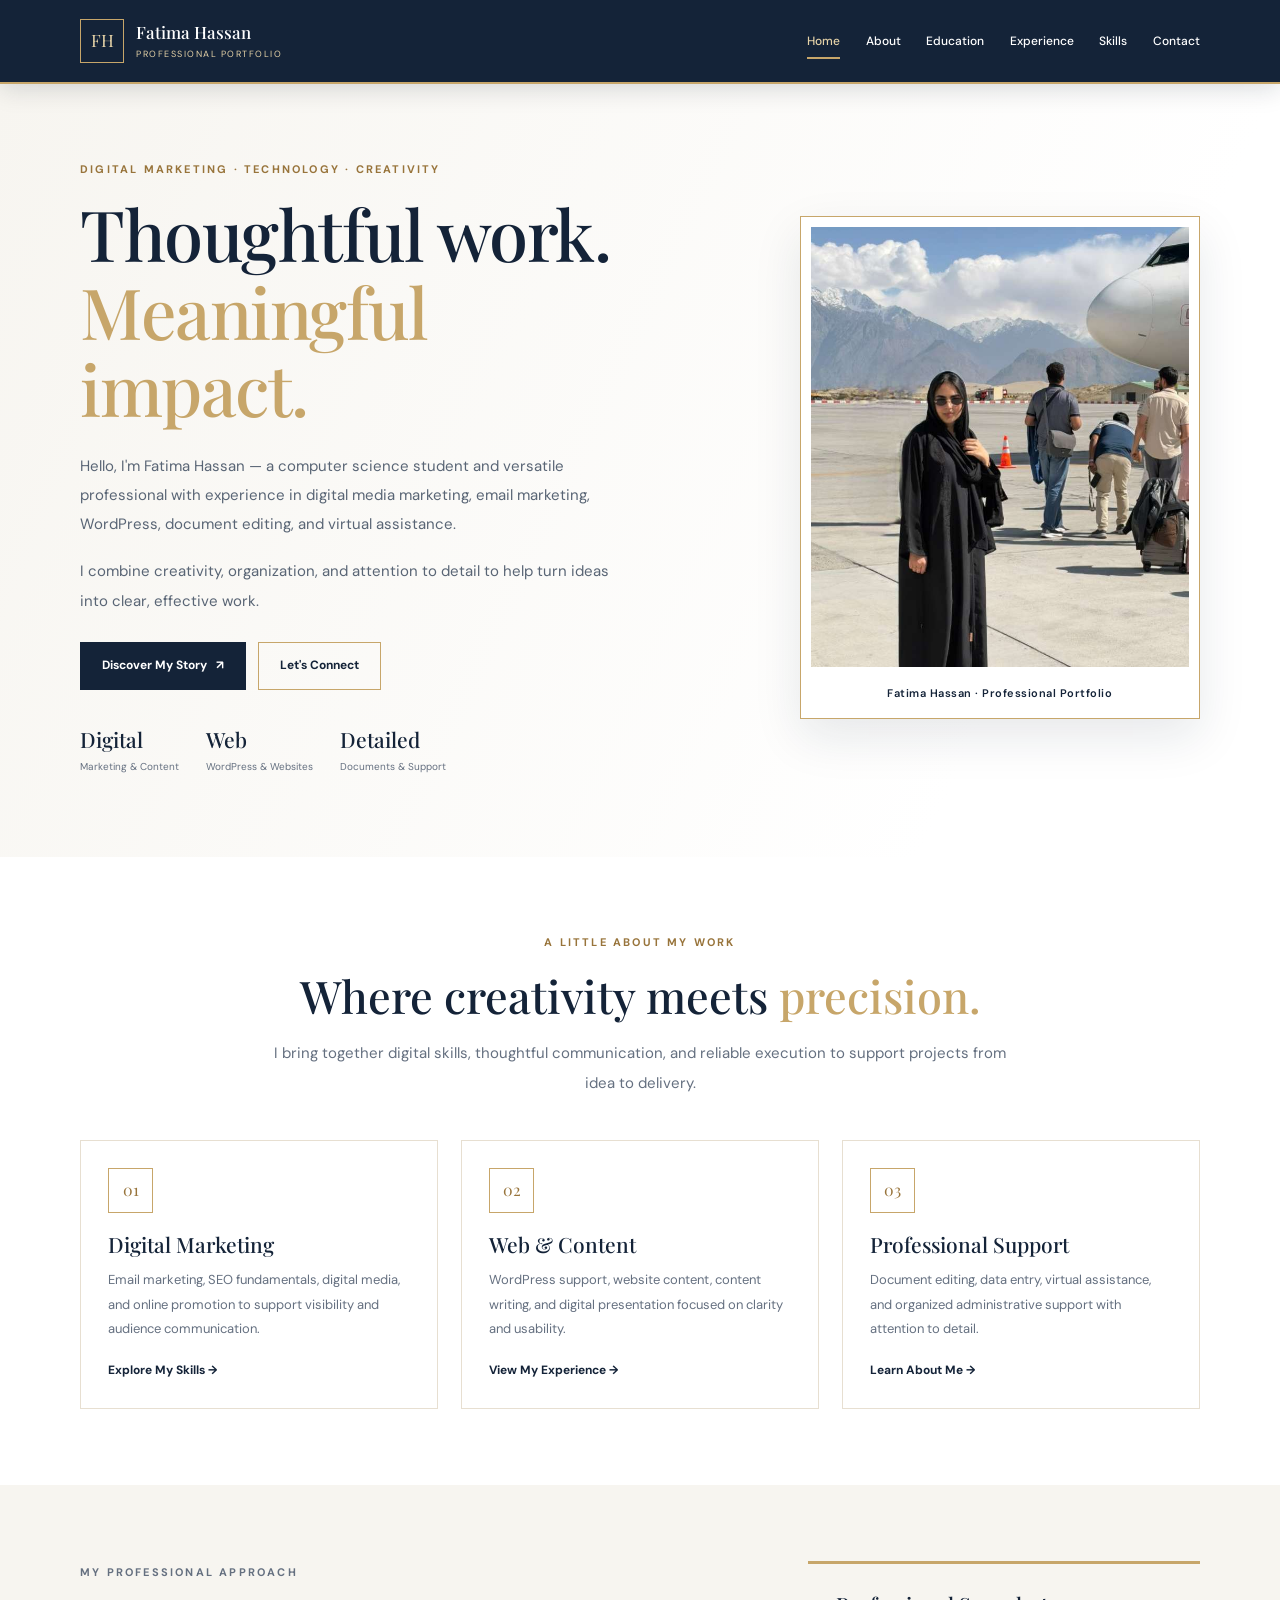
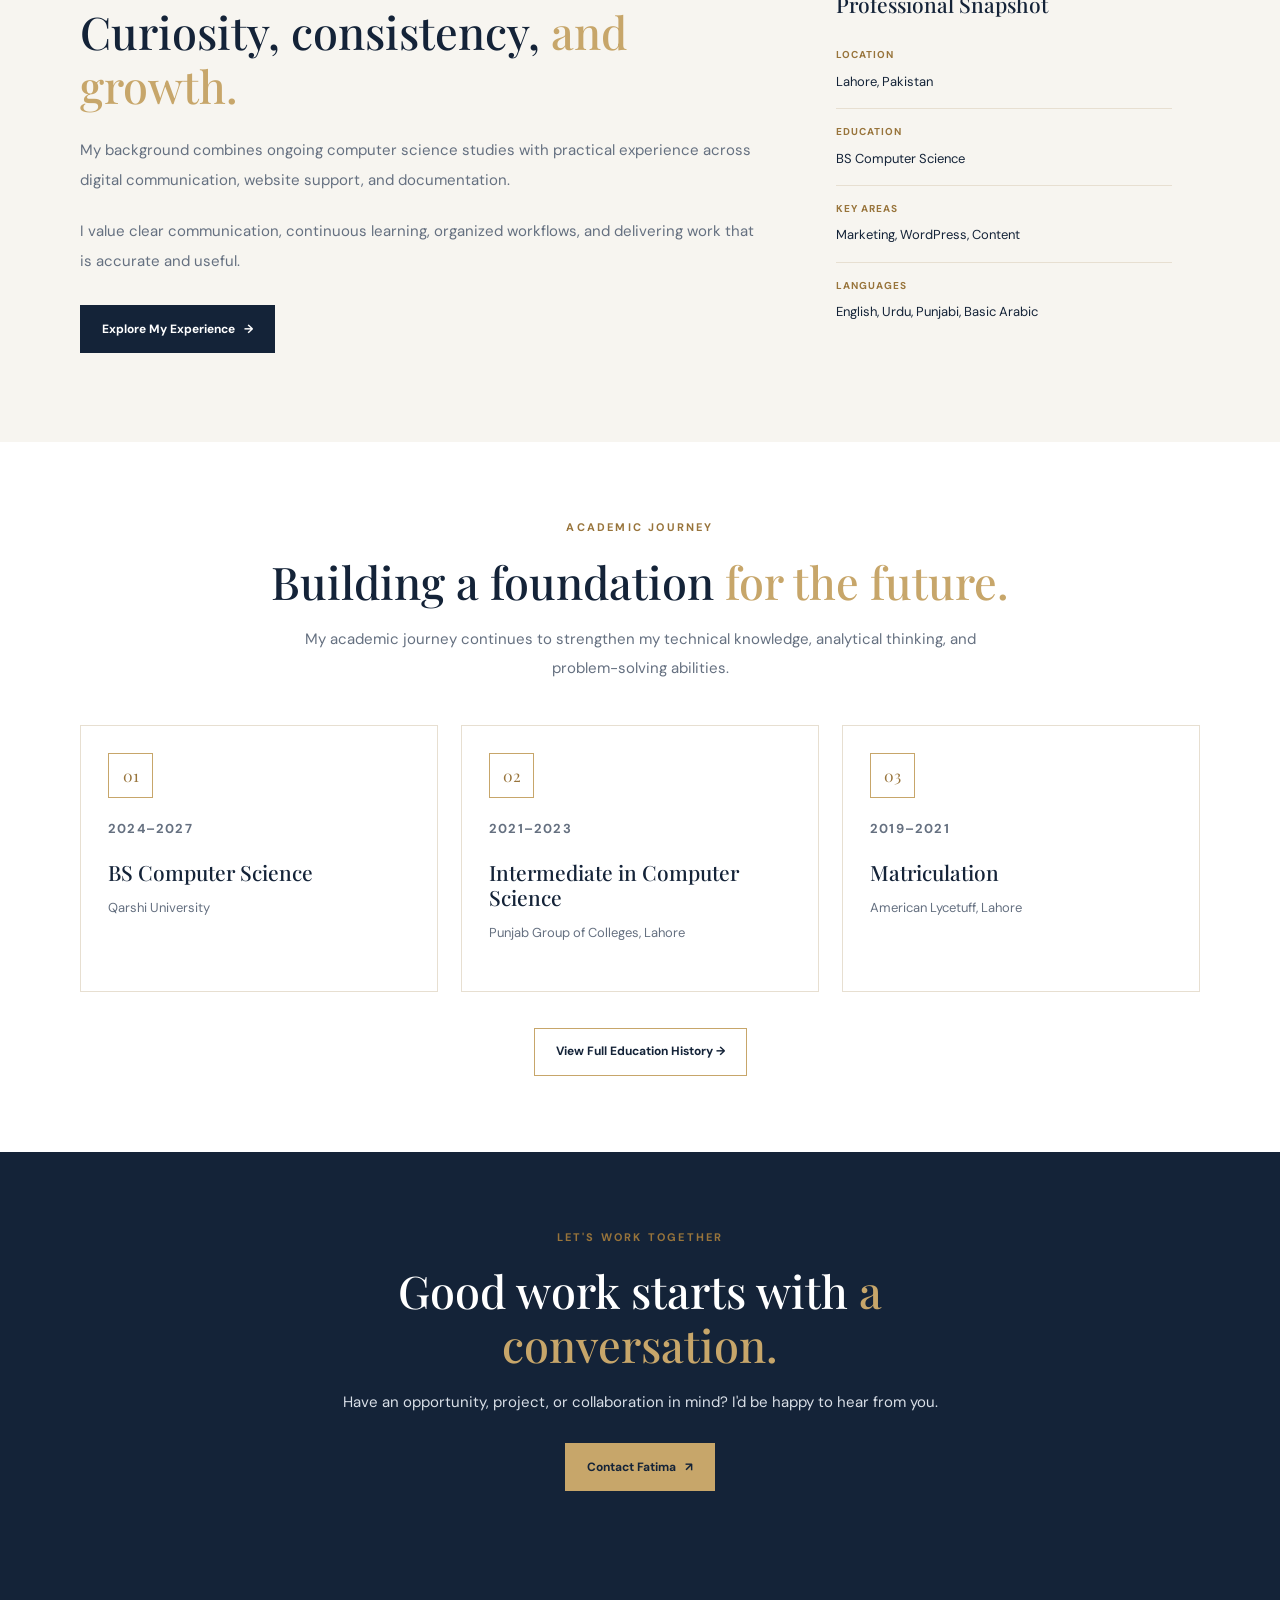
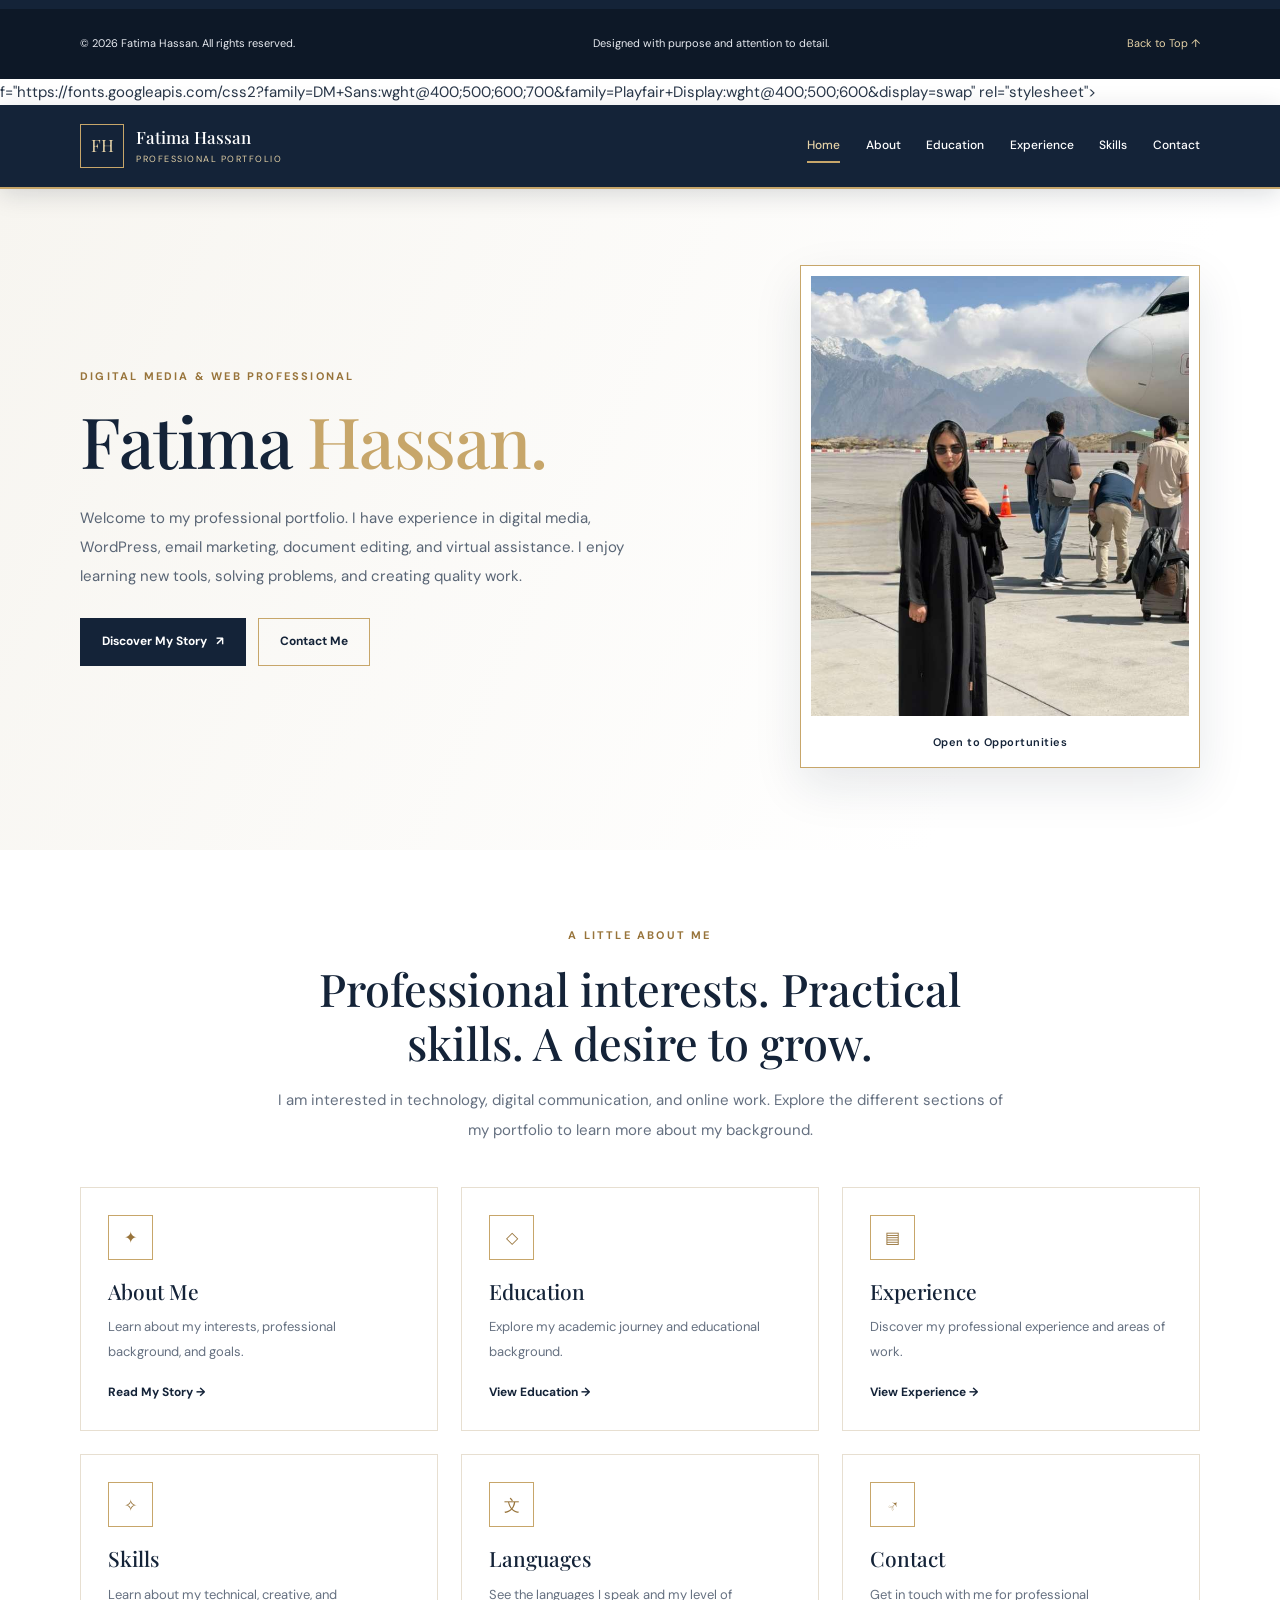
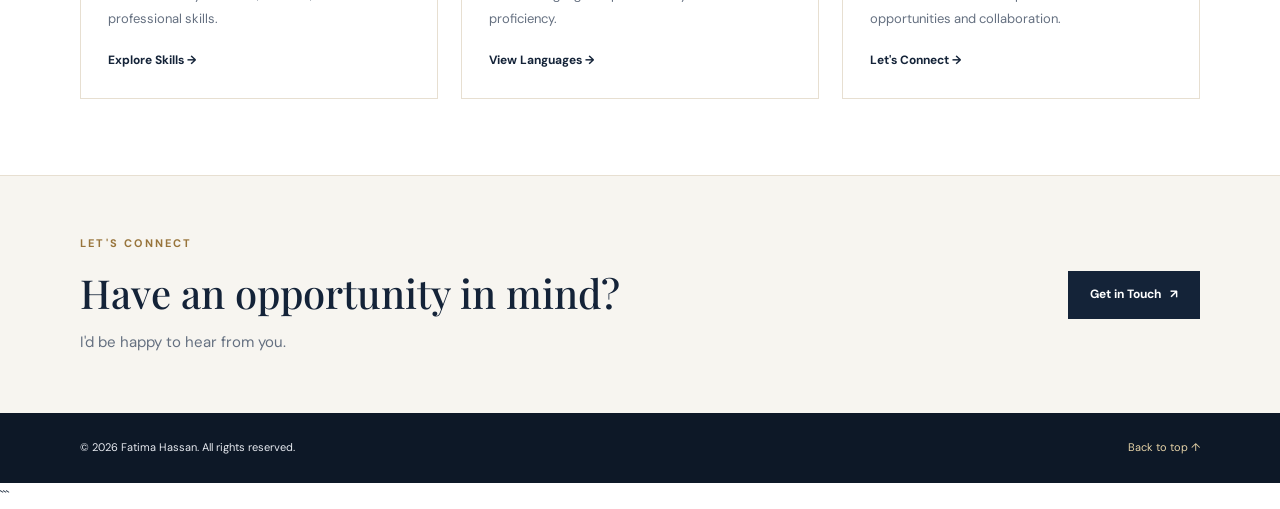
<file: index.html>
<!DOCTYPE html>
<html lang="en">
<head>
    <meta charset="UTF-8">
    <meta name="viewport" content="width=device-width, initial-scale=1.0">

    <title>Fatima Hassan | Professional Portfolio</title>
    <meta name="description" content="Explore Fatima Hassan's professional portfolio, education, experience, skills, and contact information.">

    <link rel="preconnect" href="https://fonts.googleapis.com">
    <link rel="preconnect" href="https://fonts.gstatic.com" crossorigin>
    <link hre<!DOCTYPE html>
<html lang="en">
<head>
    <meta charset="UTF-8">
    <meta name="viewport" content="width=device-width, initial-scale=1.0">

    <meta name="description" content="The professional portfolio of Fatima Hassan, showcasing her education, experience, digital marketing, WordPress, content, and administrative skills.">

    <meta name="theme-color" content="#142338">

    <title>Fatima Hassan | Professional Portfolio</title>

    <link rel="preconnect" href="https://fonts.googleapis.com">
    <link rel="preconnect" href="https://fonts.gstatic.com" crossorigin>

    <link href="https://fonts.googleapis.com/css2?family=DM+Sans:wght@400;500;600;700&family=Playfair+Display:wght@400;500;600;700&display=swap" rel="stylesheet">

    <link rel="stylesheet" href="css/style.css">

    <script src="js/script.js" defer></script>
</head>

<body id="top">

    <!-- NAVIGATION -->
    <header class="site-header">
        <div class="container navbar">

            <a class="brand" href="index.html" aria-label="Fatima Hassan homepage">
                <span class="brand-mark">FH</span>

                <span class="brand-text">
                    <strong>Fatima Hassan</strong>
                    <small>Professional Portfolio</small>
                </span>
            </a>

            <button
                class="menu-toggle"
                type="button"
                aria-label="Open navigation"
                aria-expanded="false"
                aria-controls="primary-navigation">
                ☰
            </button>

            <nav aria-label="Main navigation">
                <ul class="nav-links" id="primary-navigation">
                    <li><a href="index.html" class="active" aria-current="page">Home</a></li>
                    <li><a href="about.html">About</a></li>
                    <li><a href="education.html">Education</a></li>
                    <li><a href="experience.html">Experience</a></li>
                    <li><a href="skills.html">Skills</a></li>
                    <li><a href="contact.html">Contact</a></li>
                </ul>
            </nav>

        </div>
    </header>


    <main>

        <!-- HERO SECTION -->
        <section class="home-hero">
            <div class="container hero-layout">

                <div class="hero-copy reveal">

                    <p class="eyebrow">
                        Digital Marketing · Technology · Creativity
                    </p>

                    <h1>
                        Thoughtful work.<br>
                        <span>Meaningful impact.</span>
                    </h1>

                    <p>
                        Hello, I'm Fatima Hassan — a computer science student
                        and versatile professional with experience in digital
                        media marketing, email marketing, WordPress, document
                        editing, and virtual assistance.
                    </p>

                    <p>
                        I combine creativity, organization, and attention to
                        detail to help turn ideas into clear, effective work.
                    </p>

                    <div class="hero-buttons">
                        <a class="btn" href="about.html">
                            Discover My Story <span aria-hidden="true">↗</span>
                        </a>

                        <a class="btn btn-outline" href="contact.html">
                            Let's Connect
                        </a>
                    </div>

                    <div class="stats-row">

                        <div class="stat">
                            <strong>Digital</strong>
                            <span>Marketing & Content</span>
                        </div>

                        <div class="stat">
                            <strong>Web</strong>
                            <span>WordPress & Websites</span>
                        </div>

                        <div class="stat">
                            <strong>Detailed</strong>
                            <span>Documents & Support</span>
                        </div>

                    </div>

                </div>


                <!-- PROFILE PHOTO -->
                <div class="hero-photo-wrap reveal">

                    <img
                        class="hero-photo"
                        src="images/profile.jpg"
                        alt="Portrait of Fatima Hassan"
                        onerror="this.style.display='none'; document.getElementById('photo-fallback').style.display='grid';">

                    <div
                        id="photo-fallback"
                        class="photo-placeholder"
                        style="display:none;"
                        aria-label="Photo placeholder">
                        FH
                    </div>

                    <p class="hero-caption">
                        Fatima Hassan · Professional Portfolio
                    </p>

                </div>

            </div>
        </section>


        <!-- INTRODUCTION -->
        <section class="section section-white">
            <div class="container">

                <div class="section-heading">
                    <p class="eyebrow">A Little About My Work</p>

                    <h2>
                        Where creativity meets
                        <span class="gold">precision.</span>
                    </h2>

                    <p>
                        I bring together digital skills, thoughtful
                        communication, and reliable execution to support
                        projects from idea to delivery.
                    </p>
                </div>


                <div class="feature-grid">

                    <article class="feature-card">
                        <span class="feature-icon">01</span>

                        <h3>Digital Marketing</h3>

                        <p>
                            Email marketing, SEO fundamentals, digital media,
                            and online promotion to support visibility and
                            audience communication.
                        </p>

                        <a class="text-link" href="skills.html">
                            Explore My Skills →
                        </a>
                    </article>


                    <article class="feature-card">
                        <span class="feature-icon">02</span>

                        <h3>Web & Content</h3>

                        <p>
                            WordPress support, website content, content
                            writing, and digital presentation focused on
                            clarity and usability.
                        </p>

                        <a class="text-link" href="experience.html">
                            View My Experience →
                        </a>
                    </article>


                    <article class="feature-card">
                        <span class="feature-icon">03</span>

                        <h3>Professional Support</h3>

                        <p>
                            Document editing, data entry, virtual assistance,
                            and organized administrative support with
                            attention to detail.
                        </p>

                        <a class="text-link" href="about.html">
                            Learn About Me →
                        </a>
                    </article>

                </div>

            </div>
        </section>


        <!-- PROFESSIONAL PROFILE -->
        <section class="section section-ivory">
            <div class="container about-layout">

                <div class="prose">

                    <p class="eyebrow">My Professional Approach</p>

                    <h2>
                        Curiosity, consistency,
                        <span class="gold">and growth.</span>
                    </h2>

                    <p>
                        My background combines ongoing computer science
                        studies with practical experience across digital
                        communication, website support, and documentation.
                    </p>

                    <p>
                        I value clear communication, continuous learning,
                        organized workflows, and delivering work that is
                        accurate and useful.
                    </p>

                    <a class="btn" href="experience.html">
                        Explore My Experience <span aria-hidden="true">→</span>
                    </a>

                </div>


                <aside class="about-side-card">

                    <h3>Professional Snapshot</h3>

                    <div class="about-fact">
                        <small>Location</small>
                        <span>Lahore, Pakistan</span>
                    </div>

                    <div class="about-fact">
                        <small>Education</small>
                        <span>BS Computer Science</span>
                    </div>

                    <div class="about-fact">
                        <small>Key Areas</small>
                        <span>Marketing, WordPress, Content</span>
                    </div>

                    <div class="about-fact">
                        <small>Languages</small>
                        <span>English, Urdu, Punjabi, Basic Arabic</span>
                    </div>

                </aside>

            </div>
        </section>


        <!-- EDUCATION PREVIEW -->
        <section class="section section-white">
            <div class="container">

                <div class="section-heading">
                    <p class="eyebrow">Academic Journey</p>

                    <h2>
                        Building a foundation
                        <span class="gold">for the future.</span>
                    </h2>

                    <p>
                        My academic journey continues to strengthen my
                        technical knowledge, analytical thinking, and
                        problem-solving abilities.
                    </p>
                </div>


                <div class="feature-grid">

                    <article class="feature-card">
                        <span class="feature-icon">01</span>

                        <p class="timeline-date">2024–2027</p>

                        <h3>BS Computer Science</h3>

                        <p>Qarshi University</p>
                    </article>


                    <article class="feature-card">
                        <span class="feature-icon">02</span>

                        <p class="timeline-date">2021–2023</p>

                        <h3>Intermediate in Computer Science</h3>

                        <p>Punjab Group of Colleges, Lahore</p>
                    </article>


                    <article class="feature-card">
                        <span class="feature-icon">03</span>

                        <p class="timeline-date">2019–2021</p>

                        <h3>Matriculation</h3>

                        <p>American Lycetuff, Lahore</p>
                    </article>

                </div>

                <div class="center-action">
                    <a class="btn btn-outline" href="education.html">
                        View Full Education History →
                    </a>
                </div>

            </div>
        </section>


        <!-- CALL TO ACTION -->
        <section class="section section-navy">
            <div class="container section-heading">

                <p class="eyebrow">Let's Work Together</p>

                <h2>
                    Good work starts with
                    <span class="gold">a conversation.</span>
                </h2>

                <p>
                    Have an opportunity, project, or collaboration in mind?
                    I'd be happy to hear from you.
                </p>

                <div class="hero-buttons center-buttons">
                    <a class="btn btn-gold" href="contact.html">
                        Contact Fatima <span aria-hidden="true">↗</span>
                    </a>
                </div>

            </div>
        </section>

    </main>


    <!-- FOOTER -->
    <footer class="site-footer">
        <div class="container footer-layout">

            <p>
                © <span class="year"></span> Fatima Hassan.
                All rights reserved.
            </p>

            <p class="footer-note">
                Designed with purpose and attention to detail.
            </p>

            <a class="back-top" href="#top">
                Back to Top ↑
            </a>

        </div>
    </footer>

</body>
</html>f="https://fonts.googleapis.com/css2?family=DM+Sans:wght@400;500;600;700&family=Playfair+Display:wght@400;500;600&display=swap" rel="stylesheet">

    <link rel="stylesheet" href="css/style.css">
</head>

<body>

    <!-- Navigation -->
    <header class="site-header">
        <nav class="navbar container" aria-label="Main navigation">

            <a href="index.html" class="brand">
                <span class="brand-mark">FH</span>
                <span class="brand-text">
                    <strong>Fatima Hassan</strong>
                    <small>Professional Portfolio</small>
                </span>
            </a>

            <button class="menu-toggle" aria-label="Open navigation menu" aria-expanded="false">
                ☰
            </button>

            <ul class="nav-links">
                <li><a href="index.html" class="active">Home</a></li>
                <li><a href="about.html">About</a></li>
                <li><a href="education.html">Education</a></li>
                <li><a href="experience.html">Experience</a></li>
                <li><a href="skills.html">Skills</a></li>
                <li><a href="contact.html">Contact</a></li>
            </ul>

        </nav>
    </header>

    <main>

        <!-- Homepage Hero -->
        <section class="home-hero">
            <div class="container hero-layout">

                <div class="hero-copy reveal">
                    <p class="eyebrow">Digital Media &amp; Web Professional</p>

                    <h1>
                        Fatima
                        <span>Hassan.</span>
                    </h1>

                    <p>
                        Welcome to my professional portfolio. I have experience
                        in digital media, WordPress, email marketing, document
                        editing, and virtual assistance. I enjoy learning new
                        tools, solving problems, and creating quality work.
                    </p>

                    <div class="hero-buttons">
                        <a href="about.html" class="btn">
                            Discover My Story <span>↗</span>
                        </a>

                        <a href="contact.html" class="btn btn-outline">
                            Contact Me
                        </a>
                    </div>
                </div>

                <div class="hero-photo-wrap reveal">
                    <img
                        src="images/profile.jpg"
                        alt="Fatima Hassan"
                        class="hero-photo"
                    >

                    <div class="hero-caption">
                        Open to Opportunities
                    </div>
                </div>

            </div>
        </section>

        <!-- Introduction -->
        <section class="section section-white">
            <div class="container">

                <div class="section-heading">
                    <p class="eyebrow">A Little About Me</p>
                    <h2>Professional interests. Practical skills. A desire to grow.</h2>
                    <p>
                        I am interested in technology, digital communication,
                        and online work. Explore the different sections of my
                        portfolio to learn more about my background.
                    </p>
                </div>

                <div class="feature-grid">

                    <article class="feature-card">
                        <div class="feature-icon">✦</div>
                        <h3>About Me</h3>
                        <p>
                            Learn about my interests, professional background,
                            and goals.
                        </p>
                        <a href="about.html" class="text-link">
                            Read My Story <span>→</span>
                        </a>
                    </article>

                    <article class="feature-card">
                        <div class="feature-icon">◇</div>
                        <h3>Education</h3>
                        <p>
                            Explore my academic journey and educational
                            background.
                        </p>
                        <a href="education.html" class="text-link">
                            View Education <span>→</span>
                        </a>
                    </article>

                    <article class="feature-card">
                        <div class="feature-icon">▤</div>
                        <h3>Experience</h3>
                        <p>
                            Discover my professional experience and areas
                            of work.
                        </p>
                        <a href="experience.html" class="text-link">
                            View Experience <span>→</span>
                        </a>
                    </article>

                    <article class="feature-card">
                        <div class="feature-icon">✧</div>
                        <h3>Skills</h3>
                        <p>
                            Learn about my technical, creative, and
                            professional skills.
                        </p>
                        <a href="skills.html" class="text-link">
                            Explore Skills <span>→</span>
                        </a>
                    </article>

                    <article class="feature-card">
                        <div class="feature-icon">文</div>
                        <h3>Languages</h3>
                        <p>
                            See the languages I speak and my level of
                            proficiency.
                        </p>
                        <a href="skills.html#languages" class="text-link">
                            View Languages <span>→</span>
                        </a>
                    </article>

                    <article class="feature-card">
                        <div class="feature-icon">↗</div>
                        <h3>Contact</h3>
                        <p>
                            Get in touch with me for professional
                            opportunities and collaboration.
                        </p>
                        <a href="contact.html" class="text-link">
                            Let's Connect <span>→</span>
                        </a>
                    </article>

                </div>
            </div>
        </section>

        <!-- Call to Action -->
        <section class="cta">
            <div class="container cta-layout">
                <div>
                    <p class="eyebrow">Let's Connect</p>
                    <h2>Have an opportunity in mind?</h2>
                    <p>I'd be happy to hear from you.</p>
                </div>

                <a href="contact.html" class="btn">
                    Get in Touch <span>↗</span>
                </a>
            </div>
        </section>

    </main>

    <!-- Footer -->
    <footer class="site-footer">
        <div class="container footer-layout">
            <p>© <span id="current-year">2026</span> Fatima Hassan. All rights reserved.</p>
            <a href="#top" class="back-top">Back to top ↑</a>
        </div>
    </footer>

    <script src="js/script.js"></script>

</body>
</html>
```
</file>
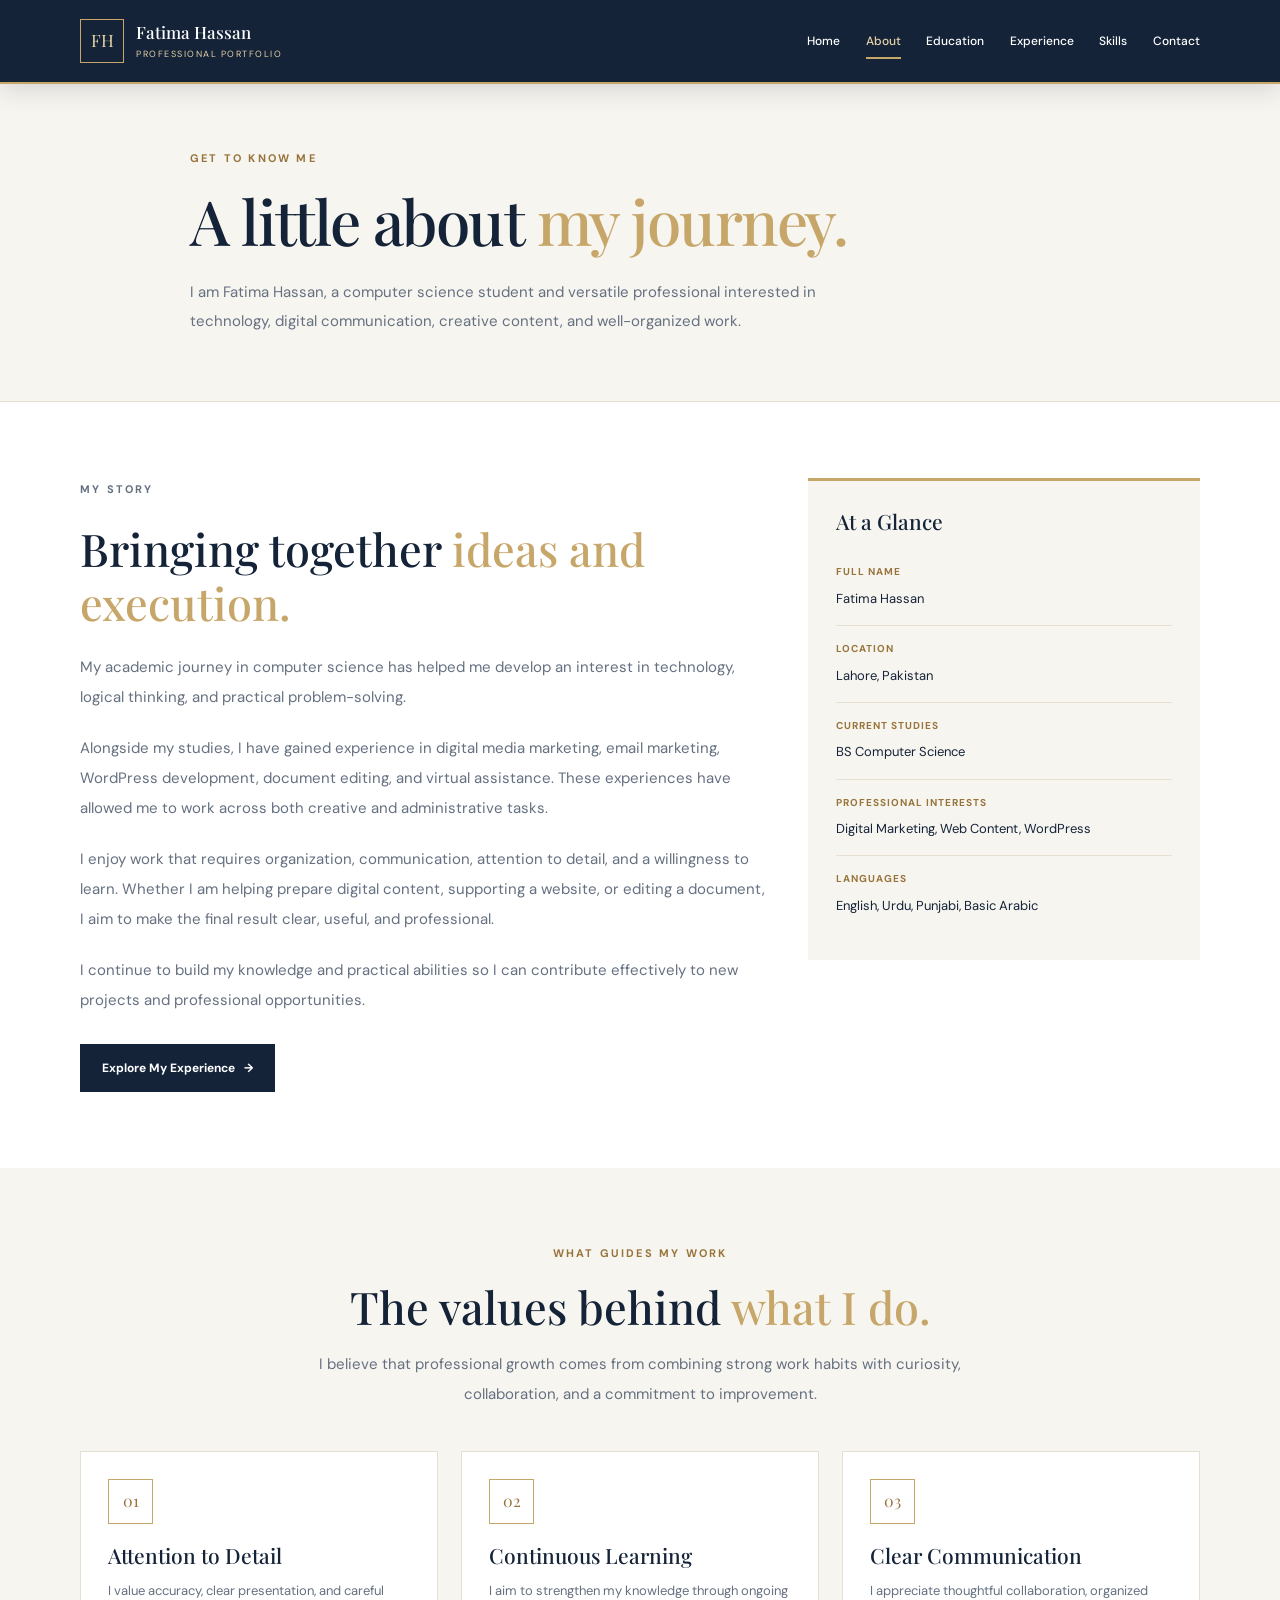
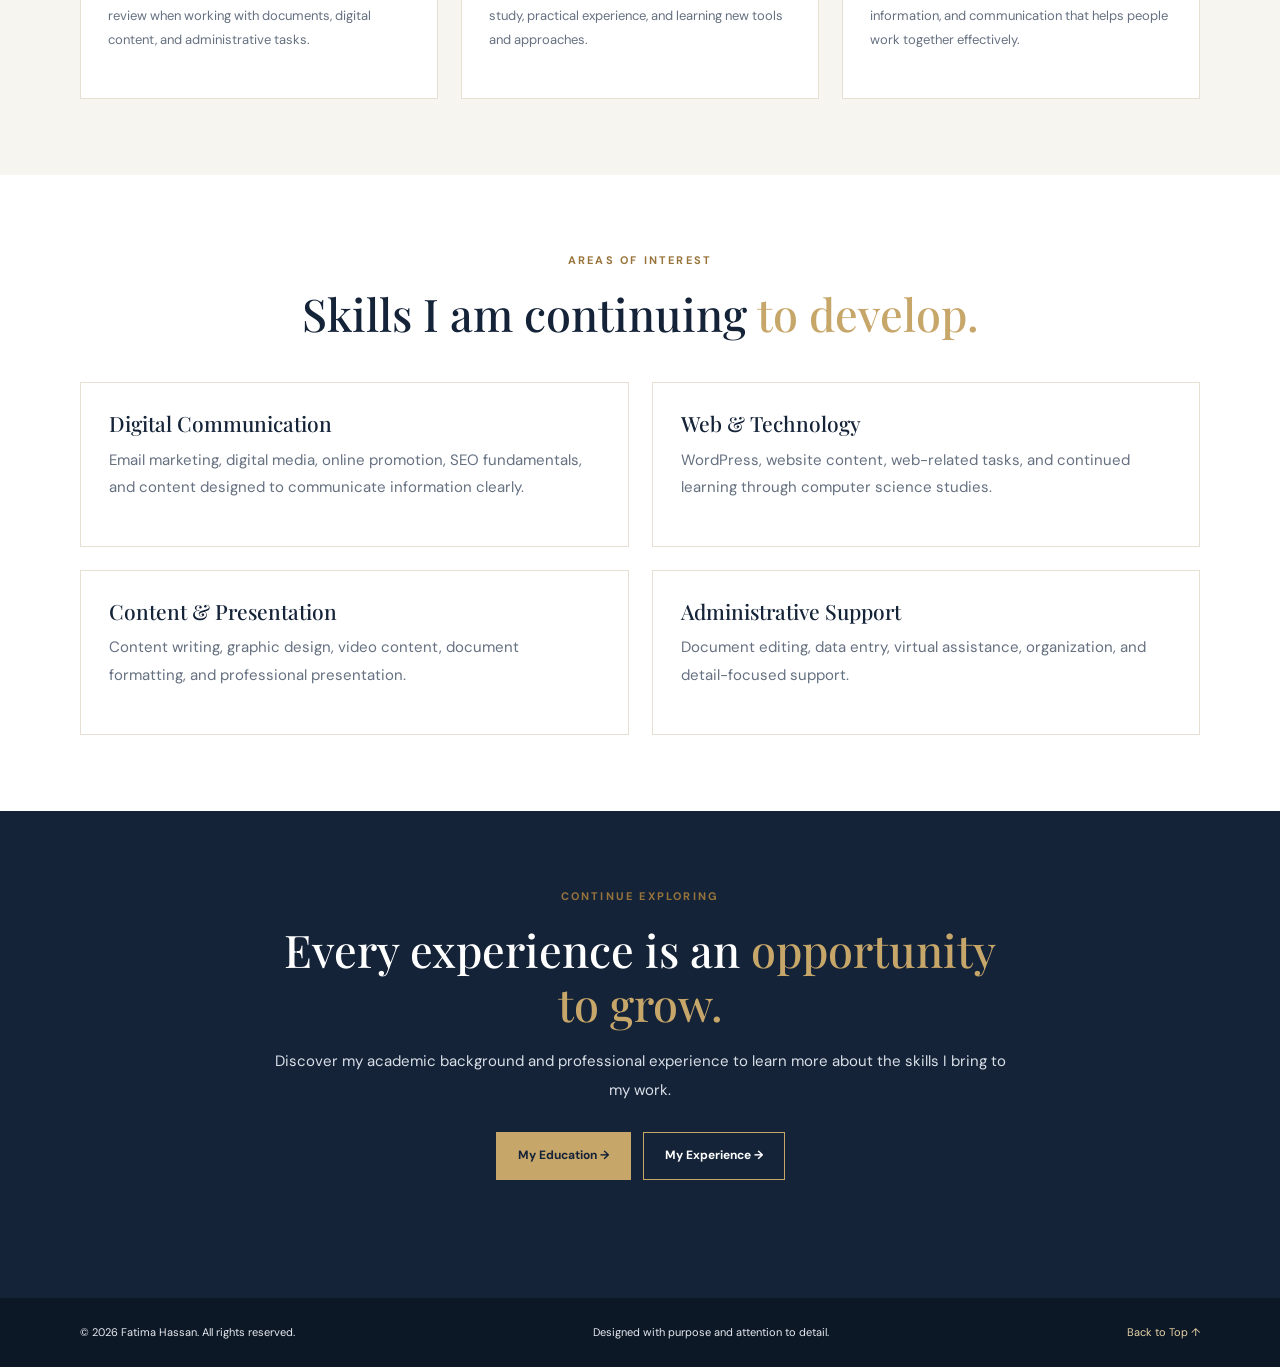
<file: about.html>
<!DOCTYPE html>
<html lang="en">
<head>
    <meta charset="UTF-8">
    <meta name="viewport" content="width=device-width, initial-scale=1.0">
    <meta name="description" content="Learn about Fatima Hassan, her professional background, interests, and approach to digital marketing, technology, and creative work.">

    <meta name="theme-color" content="#142338">
    <title>About Me | Fatima Hassan</title>

    <link rel="preconnect" href="https://fonts.googleapis.com">
    <link rel="preconnect" href="https://fonts.gstatic.com" crossorigin>
    <link href="https://fonts.googleapis.com/css2?family=DM+Sans:wght@400;500;600;700&family=Playfair+Display:wght@400;500;600;700&display=swap" rel="stylesheet">

    <link rel="stylesheet" href="css/style.css">
    <script src="js/script.js" defer></script>
</head>

<body id="top">

    <!-- HEADER -->
    <header class="site-header">
        <div class="container navbar">

            <a class="brand" href="index.html" aria-label="Fatima Hassan homepage">
                <span class="brand-mark">FH</span>
                <span class="brand-text">
                    <strong>Fatima Hassan</strong>
                    <small>Professional Portfolio</small>
                </span>
            </a>

            <button class="menu-toggle" type="button"
                aria-label="Open navigation"
                aria-expanded="false"
                aria-controls="primary-navigation">☰</button>

            <nav aria-label="Main navigation">
                <ul class="nav-links" id="primary-navigation">
                    <li><a href="index.html">Home</a></li>
                    <li><a href="about.html" class="active" aria-current="page">About</a></li>
                    <li><a href="education.html">Education</a></li>
                    <li><a href="experience.html">Experience</a></li>
                    <li><a href="skills.html">Skills</a></li>
                    <li><a href="contact.html">Contact</a></li>
                </ul>
            </nav>

        </div>
    </header>


    <main>

        <!-- PAGE INTRODUCTION -->
        <section class="page-hero">
            <div class="container">
                <p class="eyebrow">Get to Know Me</p>

                <h1>A little about <span>my journey.</span></h1>

                <p>
                    I am Fatima Hassan, a computer science student and
                    versatile professional interested in technology,
                    digital communication, creative content, and
                    well-organized work.
                </p>
            </div>
        </section>


        <!-- PERSONAL INTRODUCTION -->
        <section class="section section-white">
            <div class="container about-layout">

                <div class="prose">
                    <p class="eyebrow">My Story</p>

                    <h2>
                        Bringing together
                        <span class="gold">ideas and execution.</span>
                    </h2>

                    <p>
                        My academic journey in computer science has helped
                        me develop an interest in technology, logical
                        thinking, and practical problem-solving.
                    </p>

                    <p>
                        Alongside my studies, I have gained experience
                        in digital media marketing, email marketing,
                        WordPress development, document editing, and
                        virtual assistance. These experiences have
                        allowed me to work across both creative and
                        administrative tasks.
                    </p>

                    <p>
                        I enjoy work that requires organization,
                        communication, attention to detail, and a
                        willingness to learn. Whether I am helping
                        prepare digital content, supporting a website,
                        or editing a document, I aim to make the final
                        result clear, useful, and professional.
                    </p>

                    <p>
                        I continue to build my knowledge and practical
                        abilities so I can contribute effectively to
                        new projects and professional opportunities.
                    </p>

                    <a class="btn" href="experience.html">
                        Explore My Experience <span aria-hidden="true">→</span>
                    </a>
                </div>


                <aside class="about-side-card">
                    <h3>At a Glance</h3>

                    <div class="about-fact">
                        <small>Full Name</small>
                        <span>Fatima Hassan</span>
                    </div>

                    <div class="about-fact">
                        <small>Location</small>
                        <span>Lahore, Pakistan</span>
                    </div>

                    <div class="about-fact">
                        <small>Current Studies</small>
                        <span>BS Computer Science</span>
                    </div>

                    <div class="about-fact">
                        <small>Professional Interests</small>
                        <span>Digital Marketing, Web Content, WordPress</span>
                    </div>

                    <div class="about-fact">
                        <small>Languages</small>
                        <span>English, Urdu, Punjabi, Basic Arabic</span>
                    </div>
                </aside>

            </div>
        </section>


        <!-- VALUES -->
        <section class="section section-ivory">
            <div class="container">

                <div class="section-heading">
                    <p class="eyebrow">What Guides My Work</p>

                    <h2>
                        The values behind
                        <span class="gold">what I do.</span>
                    </h2>

                    <p>
                        I believe that professional growth comes from
                        combining strong work habits with curiosity,
                        collaboration, and a commitment to improvement.
                    </p>
                </div>


                <div class="feature-grid">

                    <article class="feature-card">
                        <span class="feature-icon">01</span>

                        <h3>Attention to Detail</h3>

                        <p>
                            I value accuracy, clear presentation, and
                            careful review when working with documents,
                            digital content, and administrative tasks.
                        </p>
                    </article>


                    <article class="feature-card">
                        <span class="feature-icon">02</span>

                        <h3>Continuous Learning</h3>

                        <p>
                            I aim to strengthen my knowledge through
                            ongoing study, practical experience, and
                            learning new tools and approaches.
                        </p>
                    </article>


                    <article class="feature-card">
                        <span class="feature-icon">03</span>

                        <h3>Clear Communication</h3>

                        <p>
                            I appreciate thoughtful collaboration,
                            organized information, and communication
                            that helps people work together effectively.
                        </p>
                    </article>

                </div>

            </div>
        </section>


        <!-- AREAS OF INTEREST -->
        <section class="section section-white">
            <div class="container">

                <div class="section-heading">
                    <p class="eyebrow">Areas of Interest</p>

                    <h2>
                        Skills I am continuing
                        <span class="gold">to develop.</span>
                    </h2>
                </div>


                <div class="skills-grid">

                    <article class="skill-card">
                        <h3>Digital Communication</h3>

                        <p>
                            Email marketing, digital media, online
                            promotion, SEO fundamentals, and content
                            designed to communicate information clearly.
                        </p>
                    </article>


                    <article class="skill-card">
                        <h3>Web & Technology</h3>

                        <p>
                            WordPress, website content, web-related
                            tasks, and continued learning through
                            computer science studies.
                        </p>
                    </article>


                    <article class="skill-card">
                        <h3>Content & Presentation</h3>

                        <p>
                            Content writing, graphic design, video
                            content, document formatting, and
                            professional presentation.
                        </p>
                    </article>


                    <article class="skill-card">
                        <h3>Administrative Support</h3>

                        <p>
                            Document editing, data entry, virtual
                            assistance, organization, and detail-focused
                            support.
                        </p>
                    </article>

                </div>

            </div>
        </section>


        <!-- NEXT STEP -->
        <section class="section section-navy">
            <div class="container section-heading">

                <p class="eyebrow">Continue Exploring</p>

                <h2>
                    Every experience is an
                    <span class="gold">opportunity to grow.</span>
                </h2>

                <p>
                    Discover my academic background and professional
                    experience to learn more about the skills I bring
                    to my work.
                </p>

                <div class="hero-buttons center-buttons">
                    <a class="btn btn-gold" href="education.html">
                        My Education →
                    </a>

                    <a class="btn btn-outline" href="experience.html"
                       style="color: #ffffff; border-color: #c7a66a;">
                        My Experience →
                    </a>
                </div>

            </div>
        </section>

    </main>


    <!-- FOOTER -->
    <footer class="site-footer">
        <div class="container footer-layout">

            <p>
                © <span class="year"></span> Fatima Hassan.
                All rights reserved.
            </p>

            <p class="footer-note">
                Designed with purpose and attention to detail.
            </p>

            <a class="back-top" href="#top">Back to Top ↑</a>

        </div>
    </footer>

</body>
</html>
</file>
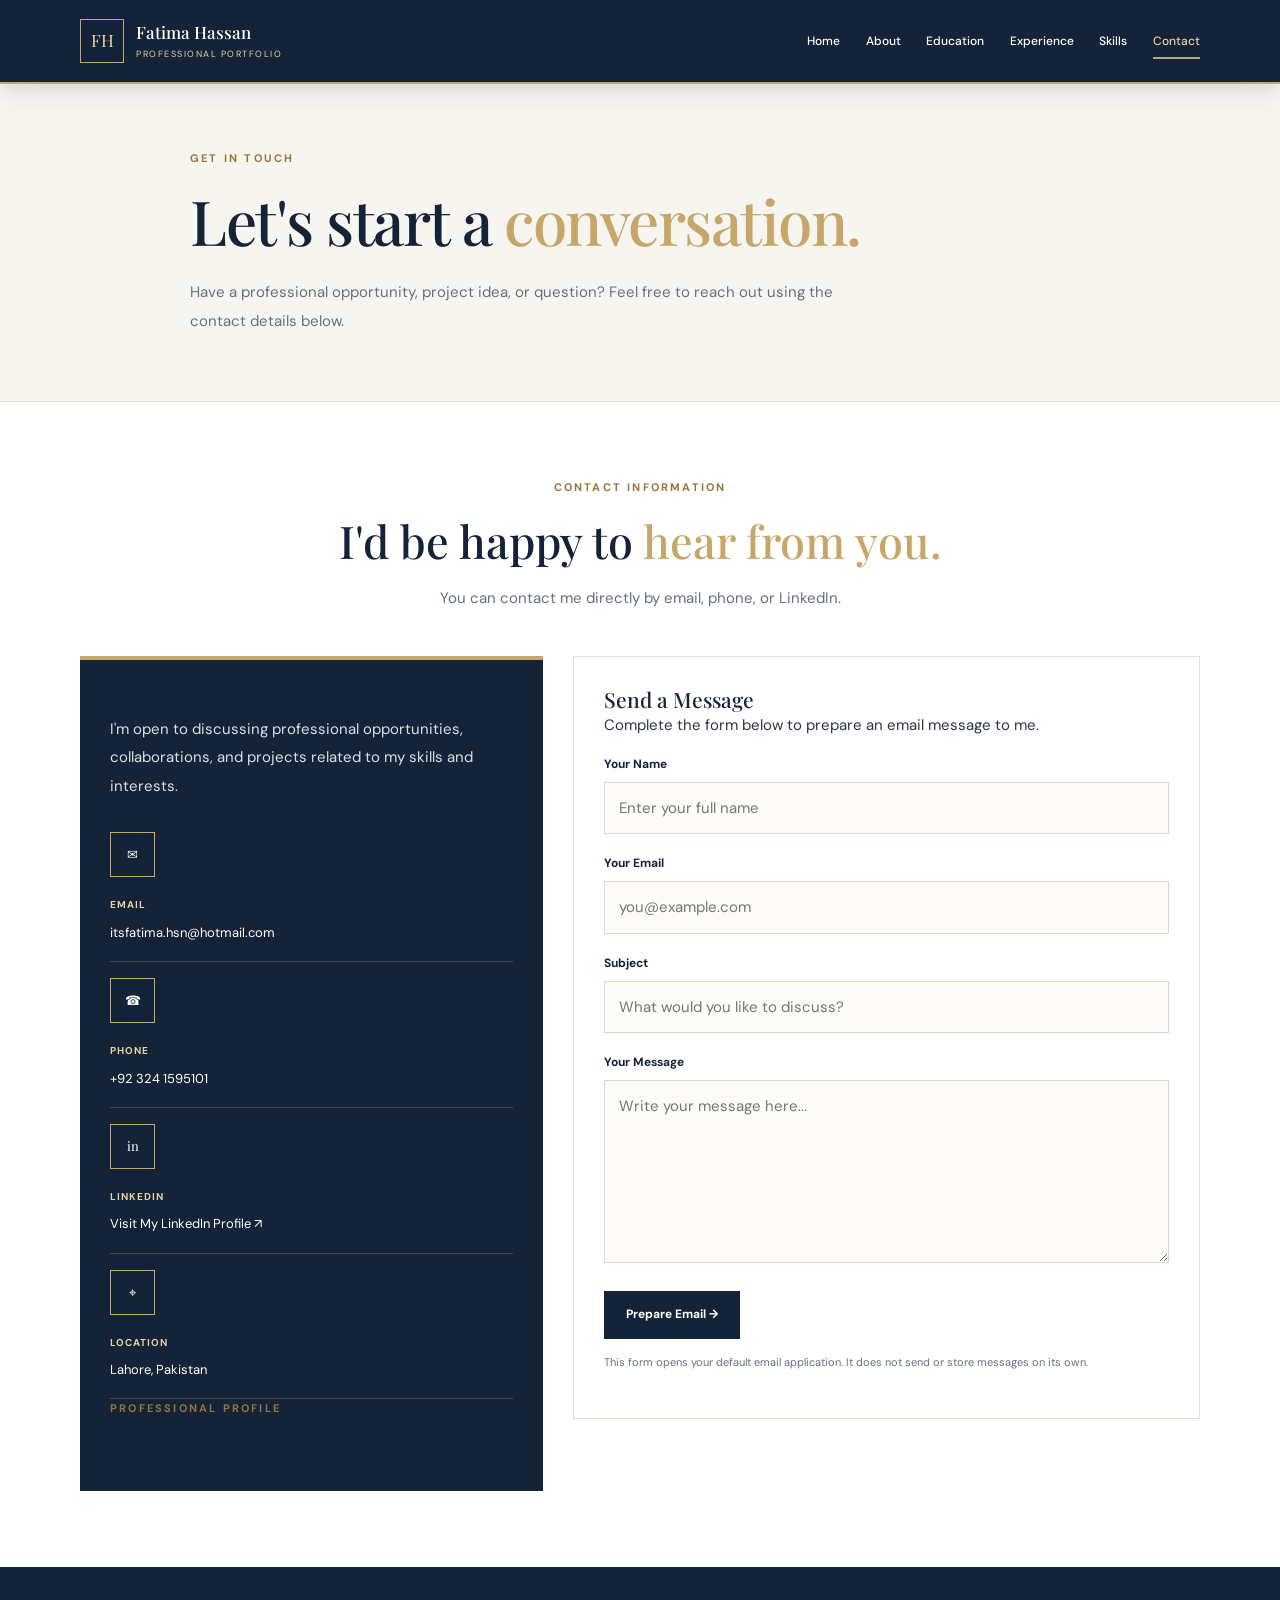
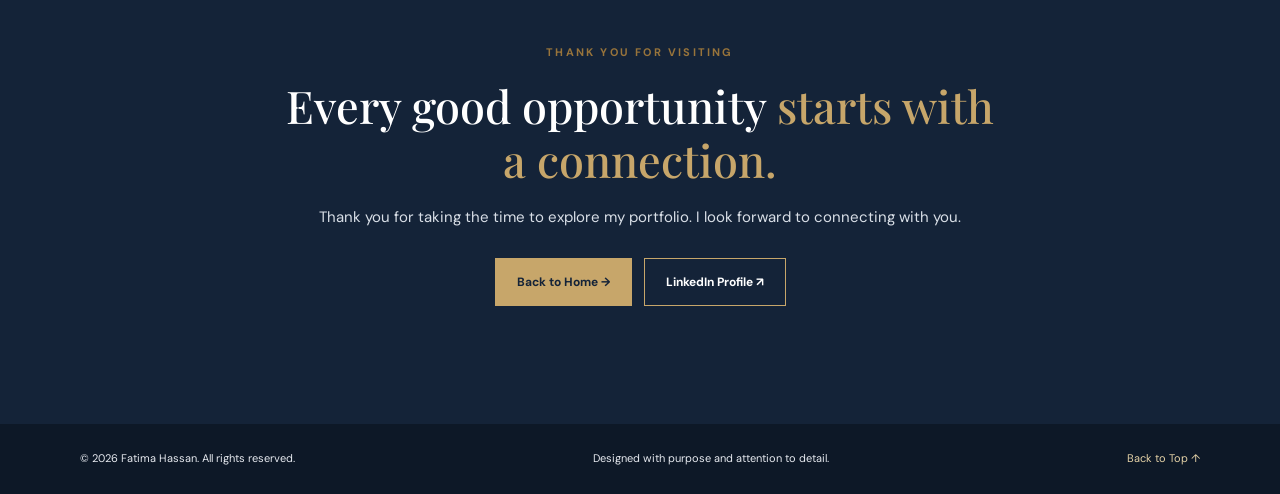
<file: contact.html>
<!DOCTYPE html>
<html lang="en">
<head>
    <meta charset="UTF-8">
    <meta name="viewport" content="width=device-width, initial-scale=1.0">
    <meta name="description" content="Contact Fatima Hassan in Lahore, Pakistan, for professional opportunities, digital marketing, WordPress, content, and administrative support.">
    <meta name="theme-color" content="#142338">

    <title>Contact | Fatima Hassan</title>

    <link rel="preconnect" href="https://fonts.googleapis.com">
    <link rel="preconnect" href="https://fonts.gstatic.com" crossorigin>
    <link href="https://fonts.googleapis.com/css2?family=DM+Sans:wght@400;500;600;700&family=Playfair+Display:wght@400;500;600;700&display=swap" rel="stylesheet">

    <link rel="stylesheet" href="css/style.css">
    <script src="js/script.js" defer></script>
</head>

<body id="top">

    <!-- HEADER -->
    <header class="site-header">
        <div class="container navbar">

            <a class="brand" href="index.html" aria-label="Fatima Hassan homepage">
                <span class="brand-mark">FH</span>
                <span class="brand-text">
                    <strong>Fatima Hassan</strong>
                    <small>Professional Portfolio</small>
                </span>
            </a>

            <button class="menu-toggle" type="button"
                aria-label="Open navigation"
                aria-expanded="false"
                aria-controls="primary-navigation">☰</button>

            <nav aria-label="Main navigation">
                <ul class="nav-links" id="primary-navigation">
                    <li><a href="index.html">Home</a></li>
                    <li><a href="about.html">About</a></li>
                    <li><a href="education.html">Education</a></li>
                    <li><a href="experience.html">Experience</a></li>
                    <li><a href="skills.html">Skills</a></li>
                    <li><a href="contact.html" class="active" aria-current="page">Contact</a></li>
                </ul>
            </nav>

        </div>
    </header>


    <main>

        <!-- PAGE INTRODUCTION -->
        <section class="page-hero">
            <div class="container">

                <p class="eyebrow">Get in Touch</p>

                <h1>
                    Let's start a
                    <span>conversation.</span>
                </h1>

                <p>
                    Have a professional opportunity, project idea,
                    or question? Feel free to reach out using the
                    contact details below.
                </p>

            </div>
        </section>


        <!-- CONTACT SECTION -->
        <section class="section section-white">
            <div class="container">

                <div class="section-heading">
                    <p class="eyebrow">Contact Information</p>

                    <h2>
                        I'd be happy to
                        <span class="gold">hear from you.</span>
                    </h2>

                    <p>
                        You can contact me directly by email, phone,
                        or LinkedIn.
                    </p>
                </div>


                <div class="contact-layout">

                    <!-- CONTACT DETAILS -->
                    <div class="contact-card">

                        <h3>Let's Connect</h3>

                        <p>
                            I'm open to discussing professional
                            opportunities, collaborations, and projects
                            related to my skills and interests.
                        </p>


                        <div class="contact-item">
                            <span class="feature-icon" aria-hidden="true">✉</span>

                            <div>
                                <small>Email</small>

                                <a href="mailto:itsfatima.hsn@hotmail.com">
                                    itsfatima.hsn@hotmail.com
                                </a>
                            </div>
                        </div>


                        <div class="contact-item">
                            <span class="feature-icon" aria-hidden="true">☎</span>

                            <div>
                                <small>Phone</small>

                                <a href="tel:+923241595101">
                                    +92 324 1595101
                                </a>
                            </div>
                        </div>


                        <div class="contact-item">
                            <span class="feature-icon" aria-hidden="true">in</span>

                            <div>
                                <small>LinkedIn</small>

                                <a href="https://www.linkedin.com/in/ffhsn/"
                                   target="_blank"
                                   rel="noopener noreferrer">
                                    Visit My LinkedIn Profile ↗
                                </a>
                            </div>
                        </div>


                        <div class="contact-item">
                            <span class="feature-icon" aria-hidden="true">⌖</span>

                            <div>
                                <small>Location</small>
                                <span>Lahore, Pakistan</span>
                            </div>
                        </div>


                        <div class="contact-social">
                            <p class="eyebrow">Professional Profile</p>

                            <a href="https://www.linkedin.com/in/ffhsn/"
                               target="_blank"
                               rel="noopener noreferrer"
                               class="text-link">
                                Connect with me on LinkedIn →
                            </a>
                        </div>

                    </div>


                    <!-- CONTACT FORM -->
                    <div class="contact-form">

                        <h3>Send a Message</h3>

                        <p>
                            Complete the form below to prepare an email
                            message to me.
                        </p>

                        <form id="contact-form">

                            <div class="form-group">
                                <label for="name">Your Name</label>

                                <input
                                    type="text"
                                    id="name"
                                    name="name"
                                    placeholder="Enter your full name"
                                    autocomplete="name"
                                    required>
                            </div>


                            <div class="form-group">
                                <label for="email">Your Email</label>

                                <input
                                    type="email"
                                    id="email"
                                    name="email"
                                    placeholder="you@example.com"
                                    autocomplete="email"
                                    required>
                            </div>


                            <div class="form-group">
                                <label for="subject">Subject</label>

                                <input
                                    type="text"
                                    id="subject"
                                    name="subject"
                                    placeholder="What would you like to discuss?"
                                    required>
                            </div>


                            <div class="form-group">
                                <label for="message">Your Message</label>

                                <textarea
                                    id="message"
                                    name="message"
                                    rows="6"
                                    placeholder="Write your message here..."
                                    required></textarea>
                            </div>


                            <button type="submit" class="btn">
                                Prepare Email →
                            </button>

                            <p class="form-note" id="form-status" aria-live="polite">
                                This form opens your default email application.
                                It does not send or store messages on its own.
                            </p>

                        </form>

                    </div>

                </div>

            </div>
        </section>


        <!-- CLOSING SECTION -->
        <section class="section section-navy">
            <div class="container section-heading">

                <p class="eyebrow">Thank You for Visiting</p>

                <h2>
                    Every good opportunity
                    <span class="gold">starts with a connection.</span>
                </h2>

                <p>
                    Thank you for taking the time to explore my portfolio.
                    I look forward to connecting with you.
                </p>

                <div class="hero-buttons center-buttons">

                    <a href="index.html" class="btn btn-gold">
                        Back to Home →
                    </a>

                    <a href="https://www.linkedin.com/in/ffhsn/"
                       target="_blank"
                       rel="noopener noreferrer"
                       class="btn btn-outline"
                       style="color: #ffffff; border-color: #c7a66a;">
                        LinkedIn Profile ↗
                    </a>

                </div>

            </div>
        </section>

    </main>


    <!-- FOOTER -->
    <footer class="site-footer">
        <div class="container footer-layout">

            <p>
                © <span class="year"></span> Fatima Hassan.
                All rights reserved.
            </p>

            <p class="footer-note">
                Designed with purpose and attention to detail.
            </p>

            <a class="back-top" href="#top">Back to Top ↑</a>

        </div>
    </footer>

</body>
</html>
</file>
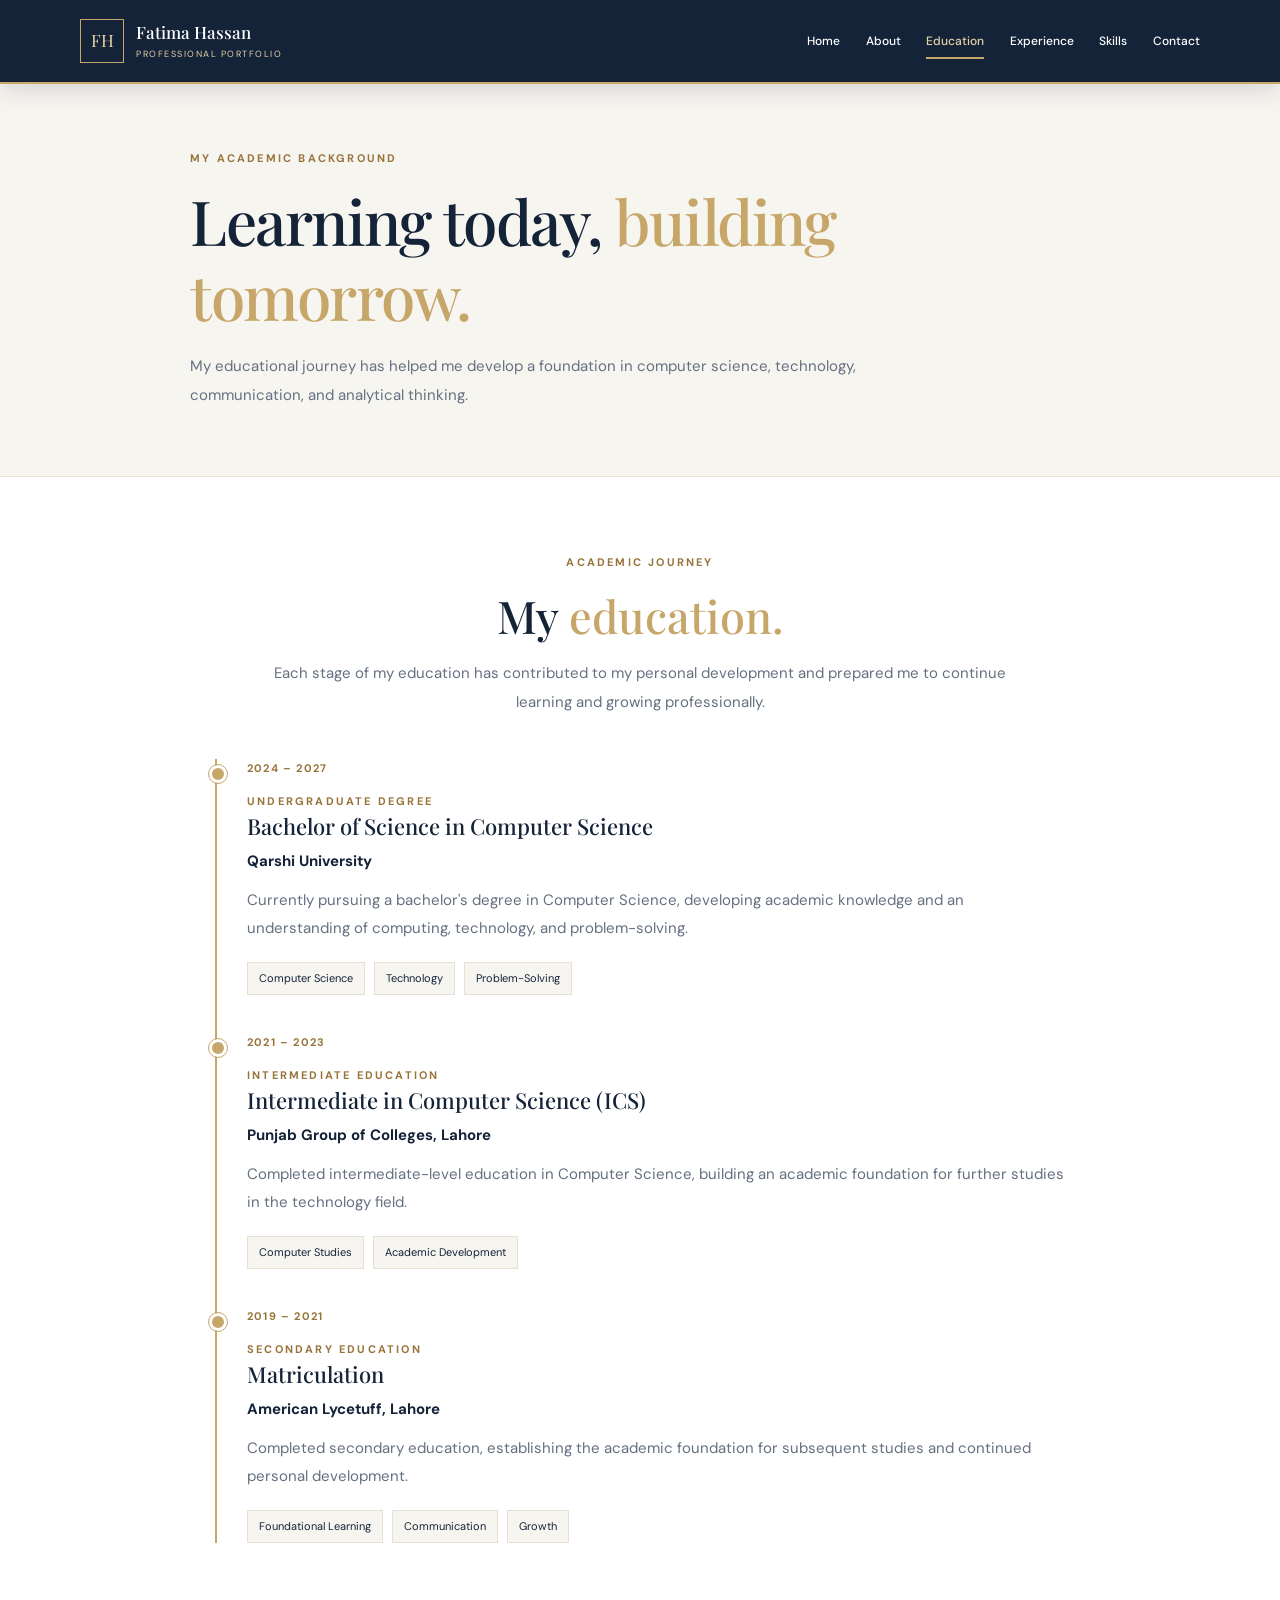
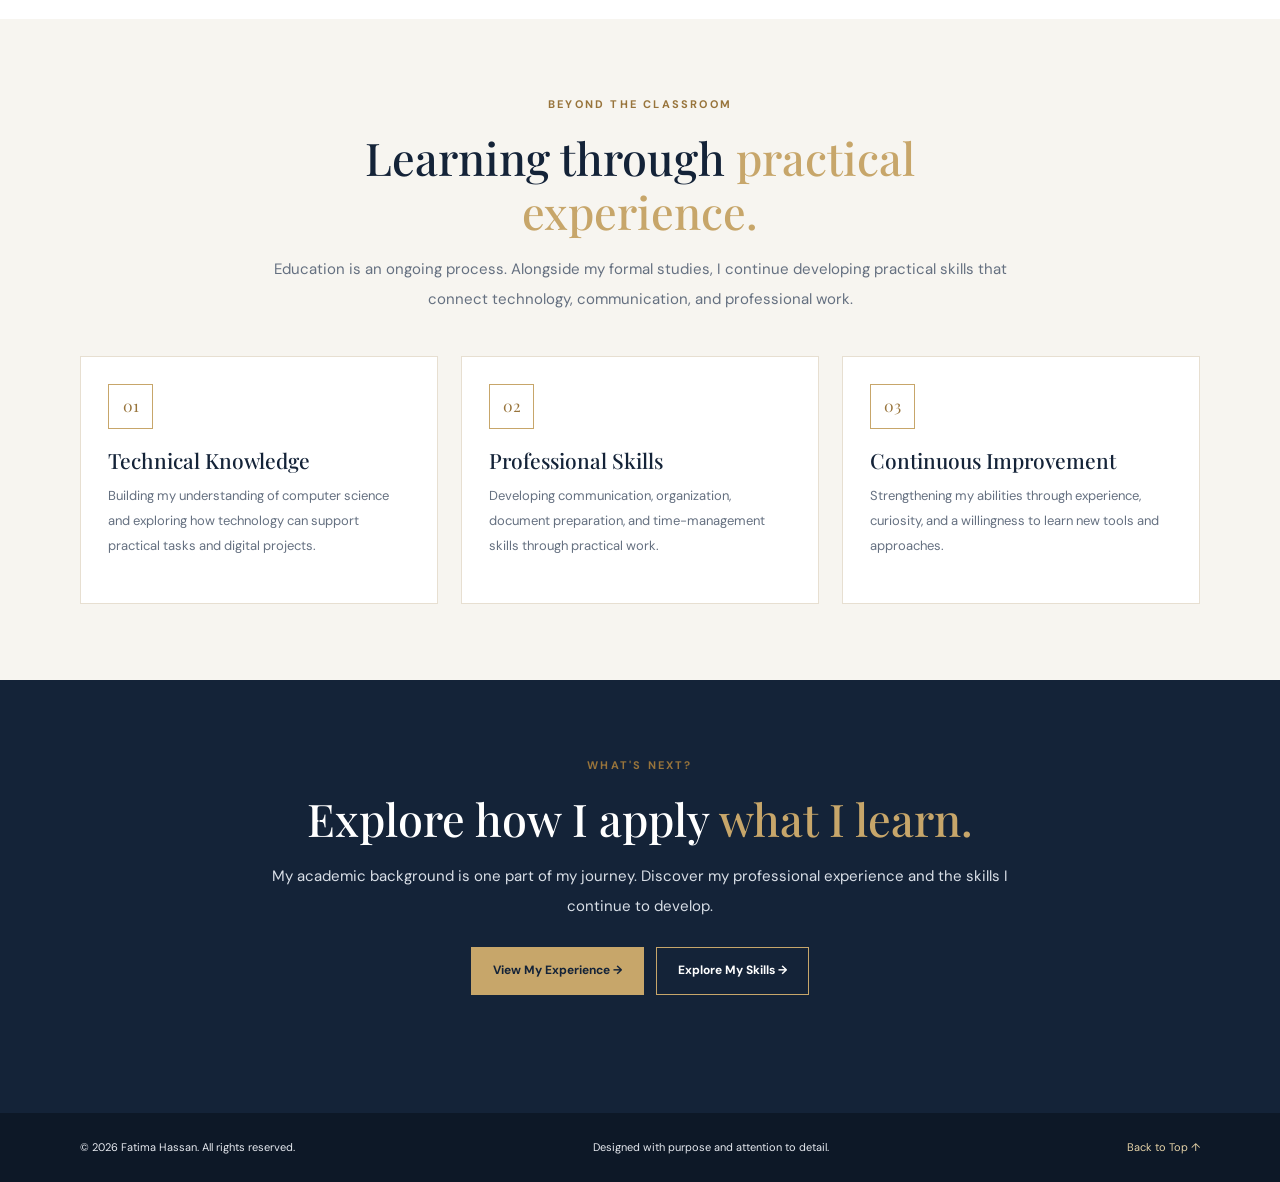
<file: education.html>
<!DOCTYPE html>
<html lang="en">
<head>
    <meta charset="UTF-8">
    <meta name="viewport" content="width=device-width, initial-scale=1.0">
    <meta name="description" content="Explore Fatima Hassan's academic background, including her BS in Computer Science, Intermediate in Computer Science, and Matriculation.">
    <meta name="theme-color" content="#142338">

    <title>Education | Fatima Hassan</title>

    <link rel="preconnect" href="https://fonts.googleapis.com">
    <link rel="preconnect" href="https://fonts.gstatic.com" crossorigin>
    <link href="https://fonts.googleapis.com/css2?family=DM+Sans:wght@400;500;600;700&family=Playfair+Display:wght@400;500;600;700&display=swap" rel="stylesheet">

    <link rel="stylesheet" href="css/style.css">
    <script src="js/script.js" defer></script>
</head>

<body id="top">

    <!-- HEADER -->
    <header class="site-header">
        <div class="container navbar">

            <a class="brand" href="index.html" aria-label="Fatima Hassan homepage">
                <span class="brand-mark">FH</span>
                <span class="brand-text">
                    <strong>Fatima Hassan</strong>
                    <small>Professional Portfolio</small>
                </span>
            </a>

            <button class="menu-toggle" type="button"
                aria-label="Open navigation"
                aria-expanded="false"
                aria-controls="primary-navigation">☰</button>

            <nav aria-label="Main navigation">
                <ul class="nav-links" id="primary-navigation">
                    <li><a href="index.html">Home</a></li>
                    <li><a href="about.html">About</a></li>
                    <li><a href="education.html" class="active" aria-current="page">Education</a></li>
                    <li><a href="experience.html">Experience</a></li>
                    <li><a href="skills.html">Skills</a></li>
                    <li><a href="contact.html">Contact</a></li>
                </ul>
            </nav>

        </div>
    </header>


    <main>

        <!-- PAGE HERO -->
        <section class="page-hero">
            <div class="container">

                <p class="eyebrow">My Academic Background</p>

                <h1>
                    Learning today,
                    <span>building tomorrow.</span>
                </h1>

                <p>
                    My educational journey has helped me develop a
                    foundation in computer science, technology,
                    communication, and analytical thinking.
                </p>

            </div>
        </section>


        <!-- EDUCATION TIMELINE -->
        <section class="section section-white">
            <div class="container">

                <div class="section-heading">
                    <p class="eyebrow">Academic Journey</p>

                    <h2>
                        My <span class="gold">education.</span>
                    </h2>

                    <p>
                        Each stage of my education has contributed to
                        my personal development and prepared me to
                        continue learning and growing professionally.
                    </p>
                </div>


                <div class="timeline">

                    <!-- UNIVERSITY -->
                    <article class="timeline-item">

                        <div class="timeline-date">
                            2024 – 2027
                        </div>

                        <div class="timeline-content">

                            <span class="eyebrow">Undergraduate Degree</span>

                            <h3>Bachelor of Science in Computer Science</h3>

                            <p class="timeline-place">
                                Qarshi University
                            </p>

                            <p>
                                Currently pursuing a bachelor's degree
                                in Computer Science, developing academic
                                knowledge and an understanding of
                                computing, technology, and problem-solving.
                            </p>

                            <div class="skill-tags">
                                <span class="skill-tag">Computer Science</span>
                                <span class="skill-tag">Technology</span>
                                <span class="skill-tag">Problem-Solving</span>
                            </div>

                        </div>
                    </article>


                    <!-- INTERMEDIATE -->
                    <article class="timeline-item">

                        <div class="timeline-date">
                            2021 – 2023
                        </div>

                        <div class="timeline-content">

                            <span class="eyebrow">Intermediate Education</span>

                            <h3>Intermediate in Computer Science (ICS)</h3>

                            <p class="timeline-place">
                                Punjab Group of Colleges, Lahore
                            </p>

                            <p>
                                Completed intermediate-level education
                                in Computer Science, building an
                                academic foundation for further studies
                                in the technology field.
                            </p>

                            <div class="skill-tags">
                                <span class="skill-tag">Computer Studies</span>
                                <span class="skill-tag">Academic Development</span>
                            </div>

                        </div>
                    </article>


                    <!-- MATRICULATION -->
                    <article class="timeline-item">

                        <div class="timeline-date">
                            2019 – 2021
                        </div>

                        <div class="timeline-content">

                            <span class="eyebrow">Secondary Education</span>

                            <h3>Matriculation</h3>

                            <p class="timeline-place">
                                American Lycetuff, Lahore
                            </p>

                            <p>
                                Completed secondary education, establishing
                                the academic foundation for subsequent
                                studies and continued personal development.
                            </p>

                            <div class="skill-tags">
                                <span class="skill-tag">Foundational Learning</span>
                                <span class="skill-tag">Communication</span>
                                <span class="skill-tag">Growth</span>
                            </div>

                        </div>
                    </article>

                </div>

            </div>
        </section>


        <!-- LEARNING APPROACH -->
        <section class="section section-ivory">
            <div class="container">

                <div class="section-heading">
                    <p class="eyebrow">Beyond the Classroom</p>

                    <h2>
                        Learning through
                        <span class="gold">practical experience.</span>
                    </h2>

                    <p>
                        Education is an ongoing process. Alongside my
                        formal studies, I continue developing practical
                        skills that connect technology, communication,
                        and professional work.
                    </p>
                </div>


                <div class="feature-grid">

                    <article class="feature-card">
                        <span class="feature-icon">01</span>

                        <h3>Technical Knowledge</h3>

                        <p>
                            Building my understanding of computer science
                            and exploring how technology can support
                            practical tasks and digital projects.
                        </p>
                    </article>


                    <article class="feature-card">
                        <span class="feature-icon">02</span>

                        <h3>Professional Skills</h3>

                        <p>
                            Developing communication, organization,
                            document preparation, and time-management
                            skills through practical work.
                        </p>
                    </article>


                    <article class="feature-card">
                        <span class="feature-icon">03</span>

                        <h3>Continuous Improvement</h3>

                        <p>
                            Strengthening my abilities through experience,
                            curiosity, and a willingness to learn new
                            tools and approaches.
                        </p>
                    </article>

                </div>

            </div>
        </section>


        <!-- CALL TO ACTION -->
        <section class="section section-navy">
            <div class="container section-heading">

                <p class="eyebrow">What's Next?</p>

                <h2>
                    Explore how I apply
                    <span class="gold">what I learn.</span>
                </h2>

                <p>
                    My academic background is one part of my journey.
                    Discover my professional experience and the skills
                    I continue to develop.
                </p>

                <div class="hero-buttons center-buttons">

                    <a href="experience.html" class="btn btn-gold">
                        View My Experience →
                    </a>

                    <a href="skills.html" class="btn btn-outline"
                       style="color: #ffffff; border-color: #c7a66a;">
                        Explore My Skills →
                    </a>

                </div>

            </div>
        </section>

    </main>


    <!-- FOOTER -->
    <footer class="site-footer">
        <div class="container footer-layout">

            <p>
                © <span class="year"></span> Fatima Hassan.
                All rights reserved.
            </p>

            <p class="footer-note">
                Designed with purpose and attention to detail.
            </p>

            <a class="back-top" href="#top">Back to Top ↑</a>

        </div>
    </footer>

</body>
</html>
</file>
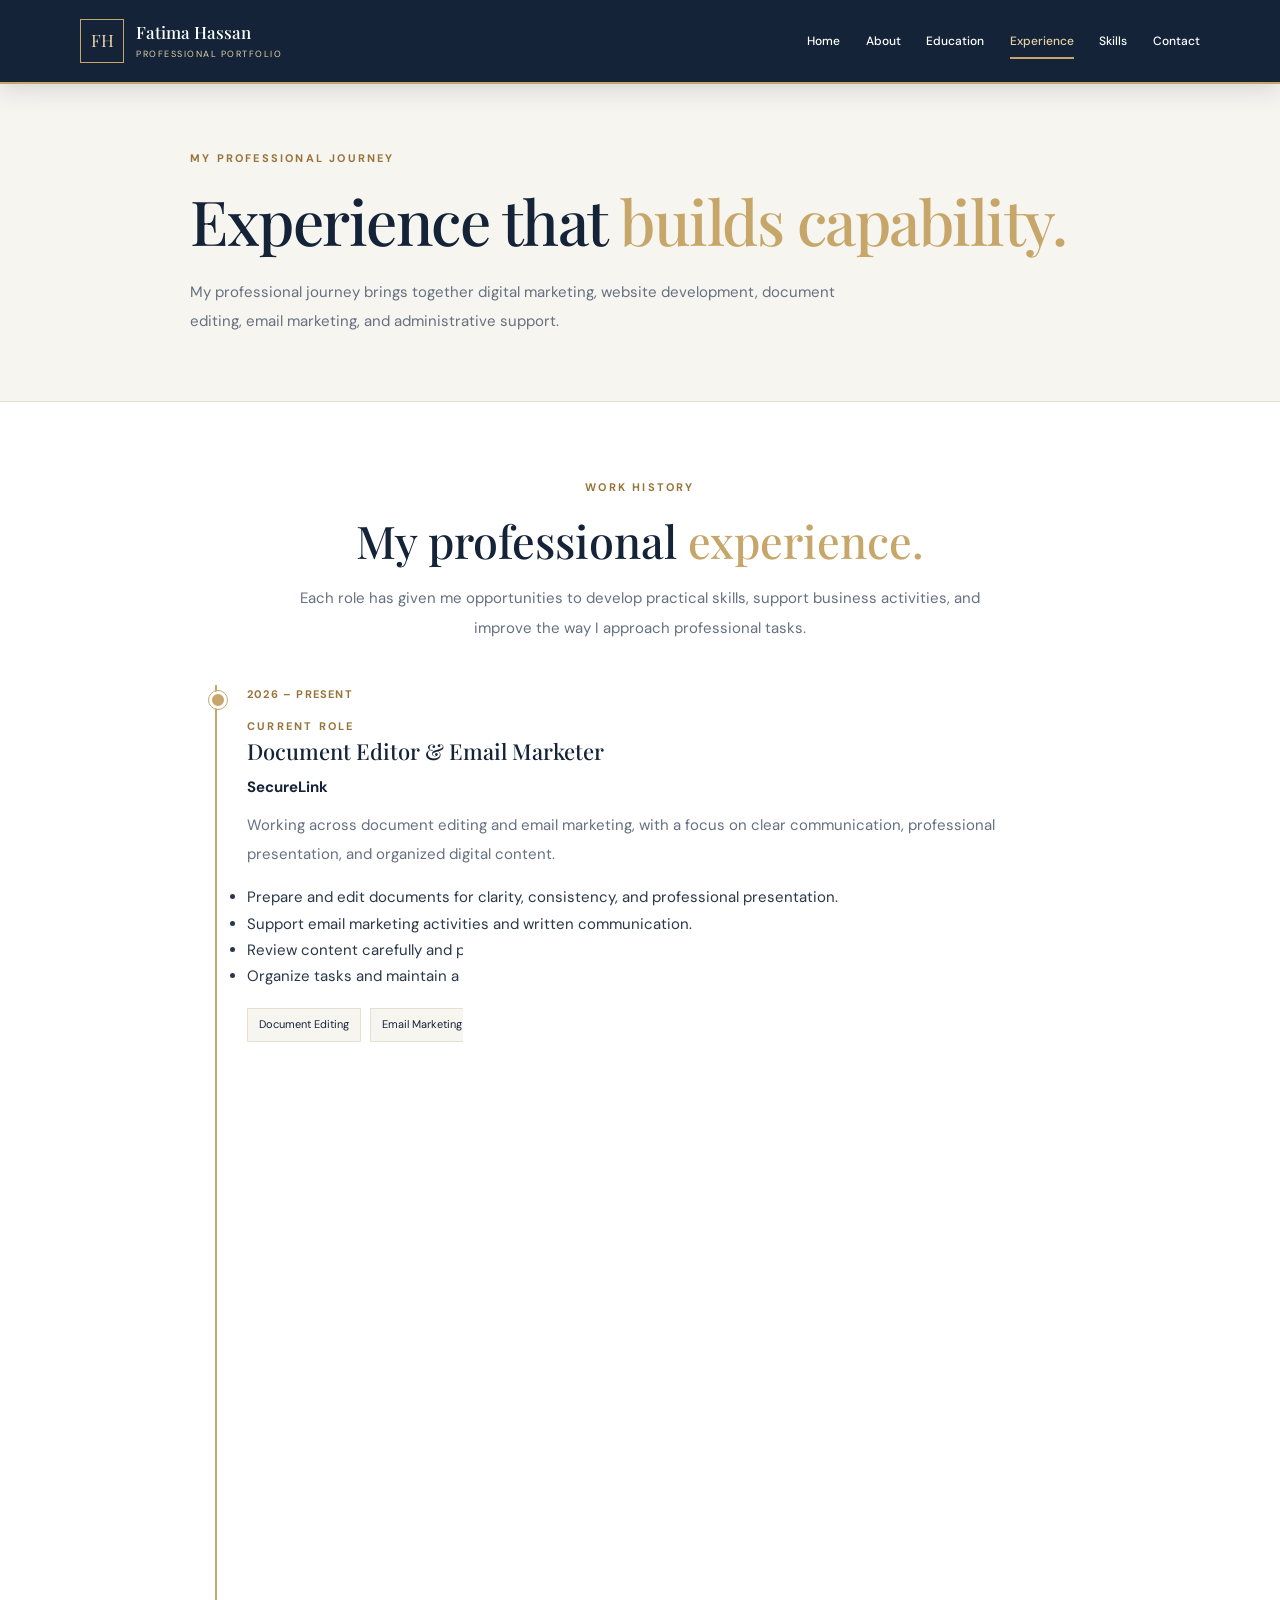
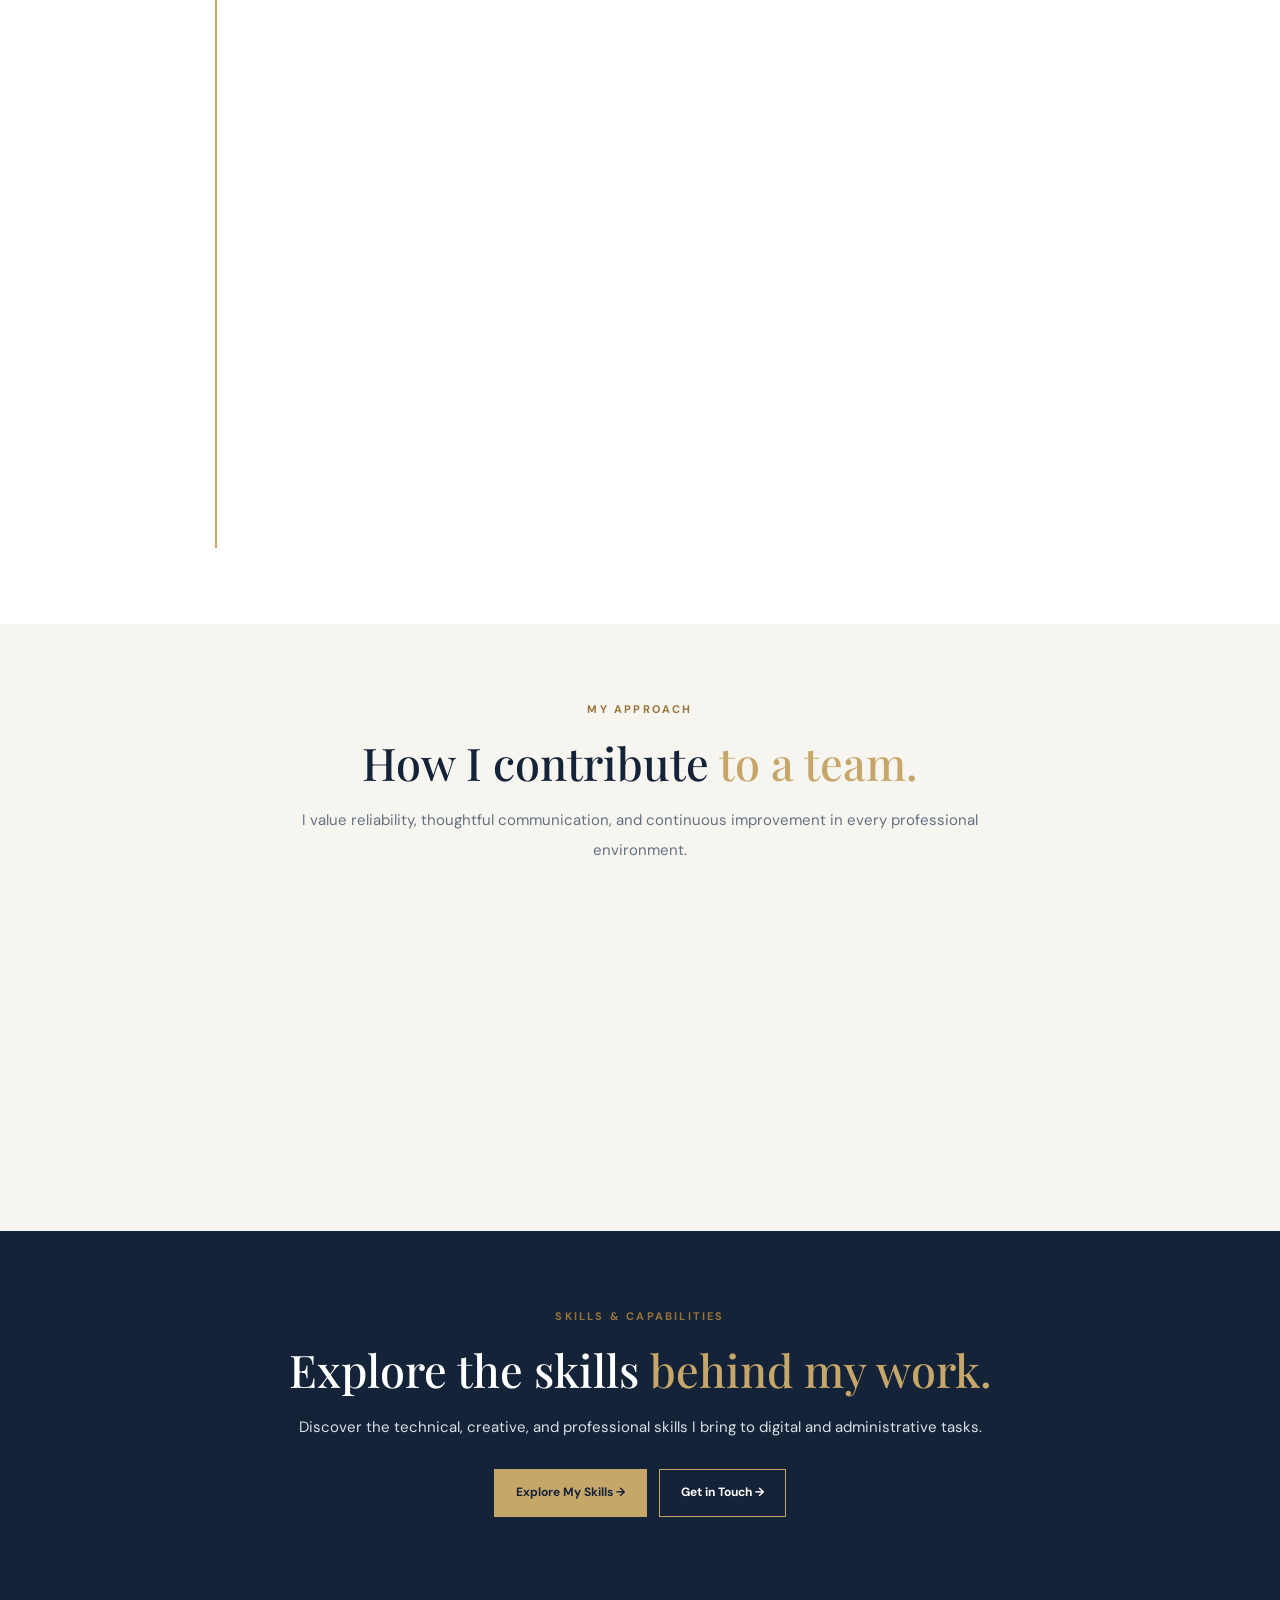
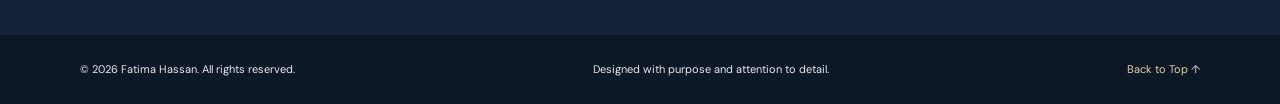
<file: experience.html>
<!DOCTYPE html>
<html lang="en">
<head>
    <meta charset="UTF-8">
    <meta name="viewport" content="width=device-width, initial-scale=1.0">
    <meta name="description" content="Explore Fatima Hassan's professional experience in document editing, email marketing, WordPress development, digital media marketing, and virtual assistance.">
    <meta name="theme-color" content="#142338">

    <title>Professional Experience | Fatima Hassan</title>

    <link rel="preconnect" href="https://fonts.googleapis.com">
    <link rel="preconnect" href="https://fonts.gstatic.com" crossorigin>
    <link href="https://fonts.googleapis.com/css2?family=DM+Sans:wght@400;500;600;700&family=Playfair+Display:wght@400;500;600;700&display=swap" rel="stylesheet">

    <link rel="stylesheet" href="css/style.css">
    <script src="js/script.js" defer></script>
</head>

<body id="top">

    <!-- HEADER -->
    <header class="site-header">
        <div class="container navbar">

            <a class="brand" href="index.html" aria-label="Fatima Hassan homepage">
                <span class="brand-mark">FH</span>
                <span class="brand-text">
                    <strong>Fatima Hassan</strong>
                    <small>Professional Portfolio</small>
                </span>
            </a>

            <button class="menu-toggle" type="button"
                aria-label="Open navigation"
                aria-expanded="false"
                aria-controls="primary-navigation">☰</button>

            <nav aria-label="Main navigation">
                <ul class="nav-links" id="primary-navigation">
                    <li><a href="index.html">Home</a></li>
                    <li><a href="about.html">About</a></li>
                    <li><a href="education.html">Education</a></li>
                    <li><a href="experience.html" class="active" aria-current="page">Experience</a></li>
                    <li><a href="skills.html">Skills</a></li>
                    <li><a href="contact.html">Contact</a></li>
                </ul>
            </nav>

        </div>
    </header>


    <main>

        <!-- PAGE INTRODUCTION -->
        <section class="page-hero">
            <div class="container">

                <p class="eyebrow">My Professional Journey</p>

                <h1>
                    Experience that
                    <span>builds capability.</span>
                </h1>

                <p>
                    My professional journey brings together digital
                    marketing, website development, document editing,
                    email marketing, and administrative support.
                </p>

            </div>
        </section>


        <!-- PROFESSIONAL EXPERIENCE -->
        <section class="section section-white">
            <div class="container">

                <div class="section-heading">
                    <p class="eyebrow">Work History</p>

                    <h2>
                        My professional
                        <span class="gold">experience.</span>
                    </h2>

                    <p>
                        Each role has given me opportunities to develop
                        practical skills, support business activities,
                        and improve the way I approach professional tasks.
                    </p>
                </div>


                <div class="timeline">

                    <!-- SECURELINK -->
                    <article class="timeline-item">

                        <div class="timeline-date">
                            2026 – Present
                        </div>

                        <div class="timeline-content">

                            <span class="eyebrow">Current Role</span>

                            <h3>Document Editor &amp; Email Marketer</h3>

                            <p class="timeline-place">
                                SecureLink
                            </p>

                            <p>
                                Working across document editing and
                                email marketing, with a focus on clear
                                communication, professional presentation,
                                and organized digital content.
                            </p>

                            <ul>
                                <li>Prepare and edit documents for clarity, consistency, and professional presentation.</li>
                                <li>Support email marketing activities and written communication.</li>
                                <li>Review content carefully and pay attention to formatting and detail.</li>
                                <li>Organize tasks and maintain a professional approach to assigned work.</li>
                            </ul>

                            <div class="skill-tags">
                                <span class="skill-tag">Document Editing</span>
                                <span class="skill-tag">Email Marketing</span>
                                <span class="skill-tag">Content Formatting</span>
                                <span class="skill-tag">Communication</span>
                            </div>

                        </div>
                    </article>


                    <!-- G. ALI & CO. -->
                    <article class="timeline-item">

                        <div class="timeline-date">
                            Professional Experience
                        </div>

                        <div class="timeline-content">

                            <h3>WordPress Developer</h3>

                            <p class="timeline-place">
                                G. Ali &amp; Co.
                            </p>

                            <p>
                                Worked on WordPress-related website
                                development activities, gaining practical
                                exposure to website content and digital
                                presentation.
                            </p>

                            <ul>
                                <li>Contribute to website-related tasks using WordPress.</li>
                                <li>Work with website content and page presentation.</li>
                                <li>Support the organization and consistency of website information.</li>
                                <li>Develop practical familiarity with website management workflows.</li>
                            </ul>

                            <div class="skill-tags">
                                <span class="skill-tag">WordPress</span>
                                <span class="skill-tag">Website Content</span>
                                <span class="skill-tag">Web Development</span>
                            </div>

                        </div>
                    </article>


                    <!-- ACCORD MANPOWER -->
                    <article class="timeline-item">

                        <div class="timeline-date">
                            Professional Experience
                        </div>

                        <div class="timeline-content">

                            <h3>Digital Media Marketing</h3>

                            <p class="timeline-place">
                                Accord Manpower
                            </p>

                            <p>
                                Gained experience in digital media
                                marketing and online promotion, supporting
                                the presentation and communication of
                                information through digital channels.
                            </p>

                            <ul>
                                <li>Support digital media and online promotional activities.</li>
                                <li>Assist with preparing and organizing digital content.</li>
                                <li>Apply communication and content presentation skills to marketing tasks.</li>
                                <li>Build practical understanding of online promotion.</li>
                            </ul>

                            <div class="skill-tags">
                                <span class="skill-tag">Digital Marketing</span>
                                <span class="skill-tag">Online Promotion</span>
                                <span class="skill-tag">Digital Content</span>
                            </div>

                        </div>
                    </article>


                    <!-- VIRTUAL ASSISTANCE -->
                    <article class="timeline-item">

                        <div class="timeline-date">
                            Additional Experience
                        </div>

                        <div class="timeline-content">

                            <h3>Virtual Assistance &amp; Data Entry</h3>

                            <p class="timeline-place">
                                Administrative &amp; Remote Support
                            </p>

                            <p>
                                Experience with administrative support
                                and data-entry tasks that require
                                organization, accuracy, and attention
                                to detail.
                            </p>

                            <ul>
                                <li>Enter and organize information carefully.</li>
                                <li>Assist with document preparation and routine administrative tasks.</li>
                                <li>Maintain organized digital information and records.</li>
                                <li>Use communication and time-management skills to support assigned work.</li>
                            </ul>

                            <div class="skill-tags">
                                <span class="skill-tag">Virtual Assistance</span>
                                <span class="skill-tag">Data Entry</span>
                                <span class="skill-tag">Organization</span>
                                <span class="skill-tag">Microsoft Office</span>
                            </div>

                        </div>
                    </article>

                </div>

            </div>
        </section>


        <!-- PROFESSIONAL APPROACH -->
        <section class="section section-ivory">
            <div class="container">

                <div class="section-heading">
                    <p class="eyebrow">My Approach</p>

                    <h2>
                        How I contribute
                        <span class="gold">to a team.</span>
                    </h2>

                    <p>
                        I value reliability, thoughtful communication,
                        and continuous improvement in every professional
                        environment.
                    </p>
                </div>


                <div class="feature-grid">

                    <article class="feature-card">
                        <span class="feature-icon">01</span>

                        <h3>Organized Work</h3>

                        <p>
                            I aim to approach tasks systematically,
                            keep information organized, and pay
                            attention to important details.
                        </p>
                    </article>


                    <article class="feature-card">
                        <span class="feature-icon">02</span>

                        <h3>Adaptability</h3>

                        <p>
                            Working across different areas helps me
                            stay open to new tools, responsibilities,
                            and ways of completing tasks.
                        </p>
                    </article>


                    <article class="feature-card">
                        <span class="feature-icon">03</span>

                        <h3>Professional Growth</h3>

                        <p>
                            I continue building my technical and
                            communication skills through learning
                            and practical experience.
                        </p>
                    </article>

                </div>

            </div>
        </section>


        <!-- CALL TO ACTION -->
        <section class="section section-navy">
            <div class="container section-heading">

                <p class="eyebrow">Skills &amp; Capabilities</p>

                <h2>
                    Explore the skills
                    <span class="gold">behind my work.</span>
                </h2>

                <p>
                    Discover the technical, creative, and professional
                    skills I bring to digital and administrative tasks.
                </p>

                <div class="hero-buttons center-buttons">

                    <a href="skills.html" class="btn btn-gold">
                        Explore My Skills →
                    </a>

                    <a href="contact.html" class="btn btn-outline"
                       style="color: #ffffff; border-color: #c7a66a;">
                        Get in Touch →
                    </a>

                </div>

            </div>
        </section>

    </main>


    <!-- FOOTER -->
    <footer class="site-footer">
        <div class="container footer-layout">

            <p>
                © <span class="year"></span> Fatima Hassan.
                All rights reserved.
            </p>

            <p class="footer-note">
                Designed with purpose and attention to detail.
            </p>

            <a class="back-top" href="#top">Back to Top ↑</a>

        </div>
    </footer>

</body>
</html>
</file>
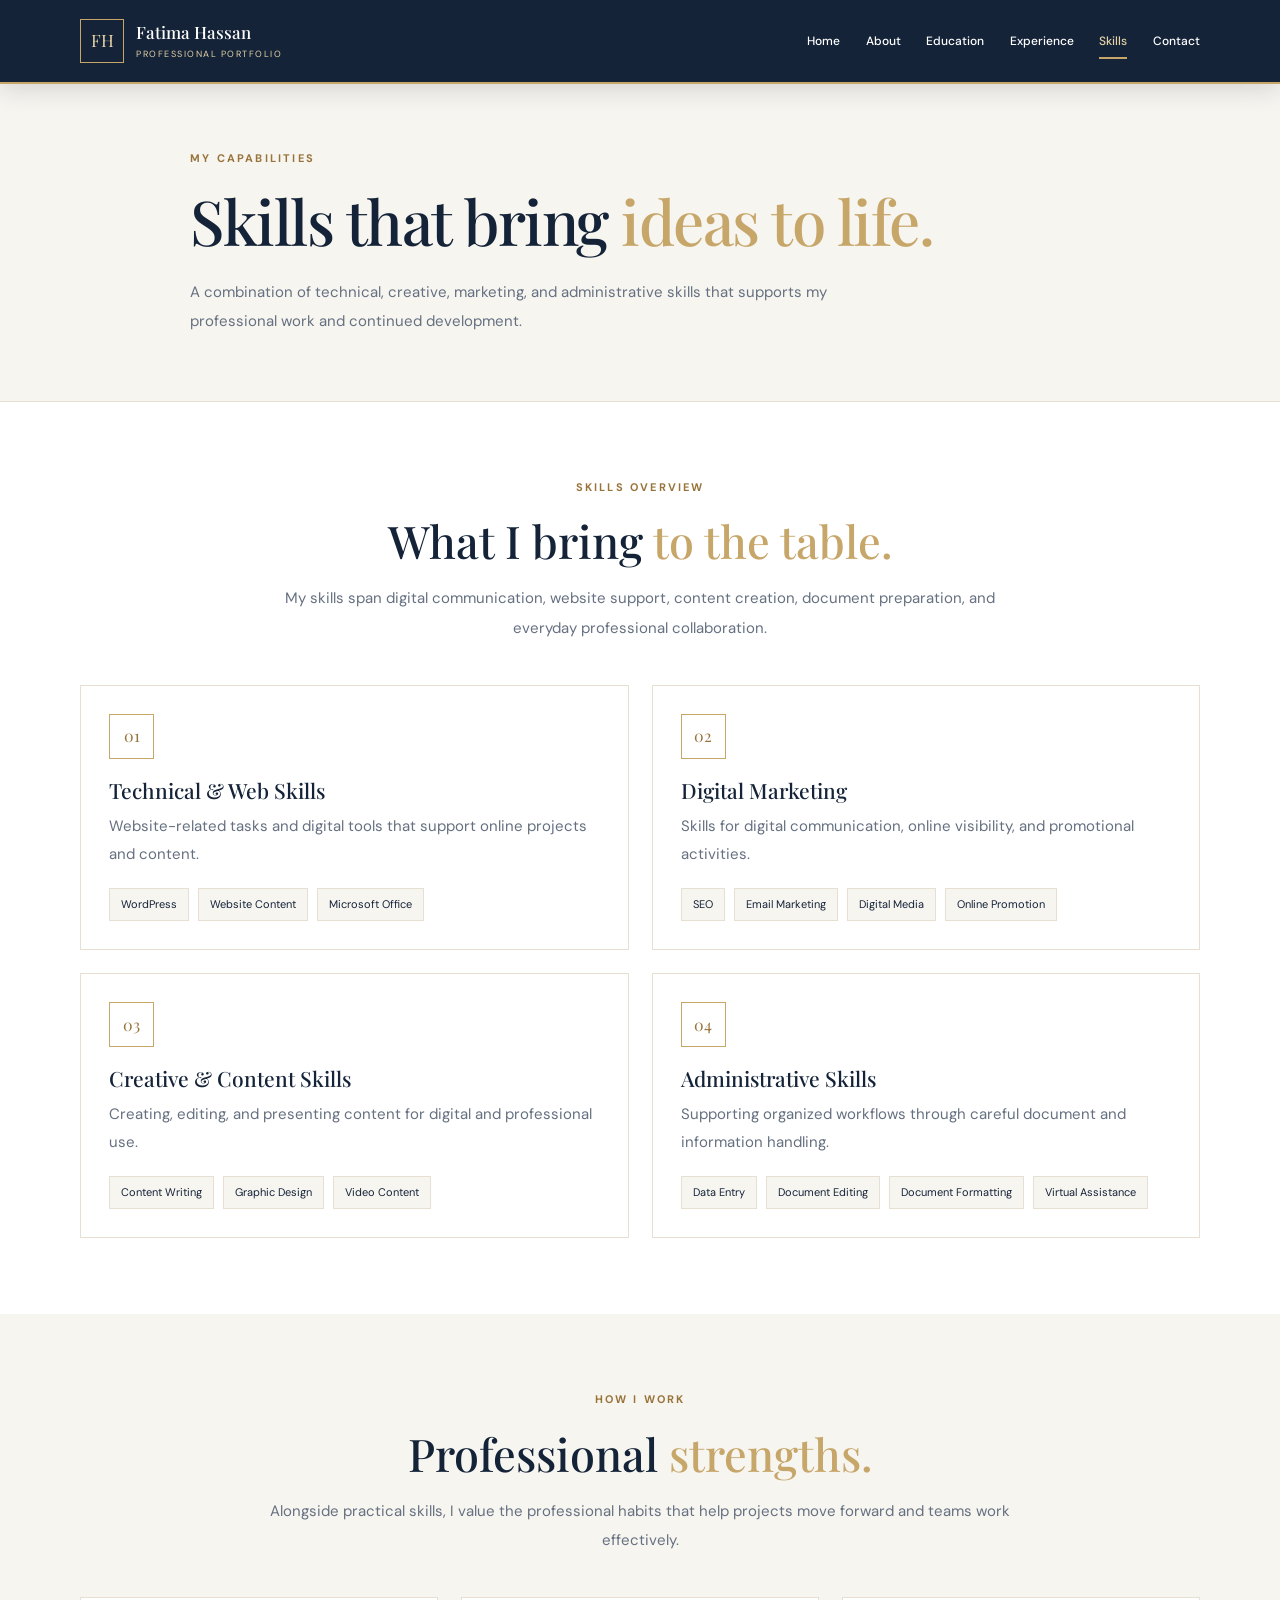
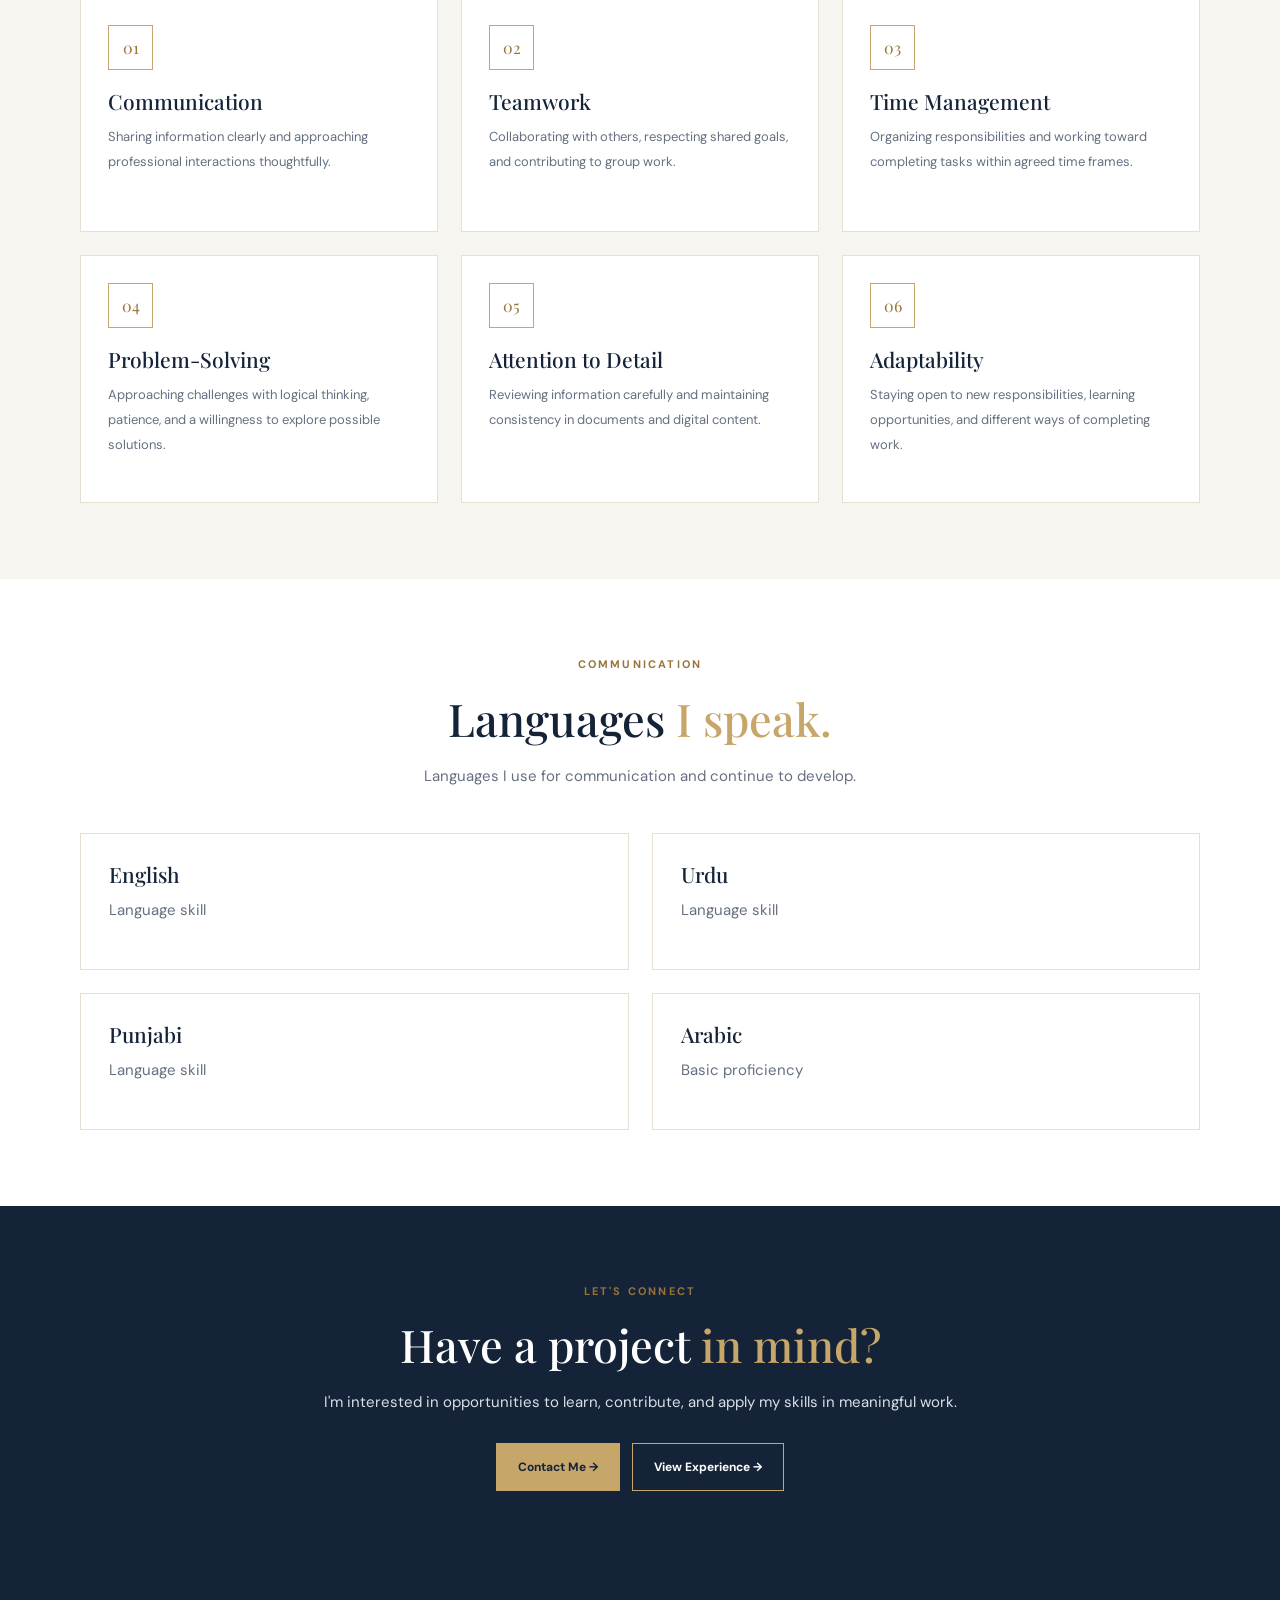
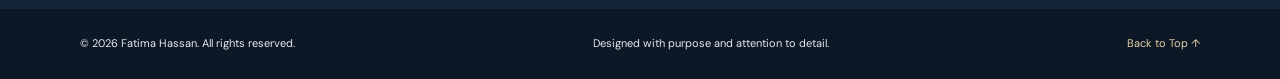
<file: skills.html>
<!DOCTYPE html>
<html lang="en">
<head>
    <meta charset="UTF-8">
    <meta name="viewport" content="width=device-width, initial-scale=1.0">
    <meta name="description" content="Explore Fatima Hassan's skills in WordPress, SEO, email marketing, digital media, content writing, graphic design, document formatting, and administrative support.">
    <meta name="theme-color" content="#142338">

    <title>Skills | Fatima Hassan</title>

    <link rel="preconnect" href="https://fonts.googleapis.com">
    <link rel="preconnect" href="https://fonts.gstatic.com" crossorigin>
    <link href="https://fonts.googleapis.com/css2?family=DM+Sans:wght@400;500;600;700&family=Playfair+Display:wght@400;500;600;700&display=swap" rel="stylesheet">

    <link rel="stylesheet" href="css/style.css">
    <script src="js/script.js" defer></script>
</head>

<body id="top">

    <!-- HEADER -->
    <header class="site-header">
        <div class="container navbar">

            <a class="brand" href="index.html" aria-label="Fatima Hassan homepage">
                <span class="brand-mark">FH</span>
                <span class="brand-text">
                    <strong>Fatima Hassan</strong>
                    <small>Professional Portfolio</small>
                </span>
            </a>

            <button class="menu-toggle" type="button"
                aria-label="Open navigation"
                aria-expanded="false"
                aria-controls="primary-navigation">☰</button>

            <nav aria-label="Main navigation">
                <ul class="nav-links" id="primary-navigation">
                    <li><a href="index.html">Home</a></li>
                    <li><a href="about.html">About</a></li>
                    <li><a href="education.html">Education</a></li>
                    <li><a href="experience.html">Experience</a></li>
                    <li><a href="skills.html" class="active" aria-current="page">Skills</a></li>
                    <li><a href="contact.html">Contact</a></li>
                </ul>
            </nav>

        </div>
    </header>


    <main>

        <!-- PAGE HERO -->
        <section class="page-hero">
            <div class="container">

                <p class="eyebrow">My Capabilities</p>

                <h1>
                    Skills that bring
                    <span>ideas to life.</span>
                </h1>

                <p>
                    A combination of technical, creative, marketing,
                    and administrative skills that supports my
                    professional work and continued development.
                </p>

            </div>
        </section>


        <!-- SKILLS OVERVIEW -->
        <section class="section section-white">
            <div class="container">

                <div class="section-heading">
                    <p class="eyebrow">Skills Overview</p>

                    <h2>
                        What I bring
                        <span class="gold">to the table.</span>
                    </h2>

                    <p>
                        My skills span digital communication, website
                        support, content creation, document preparation,
                        and everyday professional collaboration.
                    </p>
                </div>


                <div class="skills-grid">

                    <!-- TECHNICAL SKILLS -->
                    <article class="skill-card">

                        <span class="feature-icon">01</span>

                        <h3>Technical &amp; Web Skills</h3>

                        <p>
                            Website-related tasks and digital tools
                            that support online projects and content.
                        </p>

                        <div class="skill-tags">
                            <span class="skill-tag">WordPress</span>
                            <span class="skill-tag">Website Content</span>
                            <span class="skill-tag">Microsoft Office</span>
                        </div>

                    </article>


                    <!-- MARKETING -->
                    <article class="skill-card">

                        <span class="feature-icon">02</span>

                        <h3>Digital Marketing</h3>

                        <p>
                            Skills for digital communication, online
                            visibility, and promotional activities.
                        </p>

                        <div class="skill-tags">
                            <span class="skill-tag">SEO</span>
                            <span class="skill-tag">Email Marketing</span>
                            <span class="skill-tag">Digital Media</span>
                            <span class="skill-tag">Online Promotion</span>
                        </div>

                    </article>


                    <!-- CREATIVE -->
                    <article class="skill-card">

                        <span class="feature-icon">03</span>

                        <h3>Creative &amp; Content Skills</h3>

                        <p>
                            Creating, editing, and presenting content
                            for digital and professional use.
                        </p>

                        <div class="skill-tags">
                            <span class="skill-tag">Content Writing</span>
                            <span class="skill-tag">Graphic Design</span>
                            <span class="skill-tag">Video Content</span>
                        </div>

                    </article>


                    <!-- ADMINISTRATIVE -->
                    <article class="skill-card">

                        <span class="feature-icon">04</span>

                        <h3>Administrative Skills</h3>

                        <p>
                            Supporting organized workflows through
                            careful document and information handling.
                        </p>

                        <div class="skill-tags">
                            <span class="skill-tag">Data Entry</span>
                            <span class="skill-tag">Document Editing</span>
                            <span class="skill-tag">Document Formatting</span>
                            <span class="skill-tag">Virtual Assistance</span>
                        </div>

                    </article>

                </div>

            </div>
        </section>


        <!-- PROFESSIONAL SKILLS -->
        <section class="section section-ivory">
            <div class="container">

                <div class="section-heading">
                    <p class="eyebrow">How I Work</p>

                    <h2>
                        Professional
                        <span class="gold">strengths.</span>
                    </h2>

                    <p>
                        Alongside practical skills, I value the
                        professional habits that help projects move
                        forward and teams work effectively.
                    </p>
                </div>


                <div class="feature-grid">

                    <article class="feature-card">

                        <span class="feature-icon">01</span>

                        <h3>Communication</h3>

                        <p>
                            Sharing information clearly and approaching
                            professional interactions thoughtfully.
                        </p>

                    </article>


                    <article class="feature-card">

                        <span class="feature-icon">02</span>

                        <h3>Teamwork</h3>

                        <p>
                            Collaborating with others, respecting
                            shared goals, and contributing to group work.
                        </p>

                    </article>


                    <article class="feature-card">

                        <span class="feature-icon">03</span>

                        <h3>Time Management</h3>

                        <p>
                            Organizing responsibilities and working
                            toward completing tasks within agreed
                            time frames.
                        </p>

                    </article>


                    <article class="feature-card">

                        <span class="feature-icon">04</span>

                        <h3>Problem-Solving</h3>

                        <p>
                            Approaching challenges with logical
                            thinking, patience, and a willingness
                            to explore possible solutions.
                        </p>

                    </article>


                    <article class="feature-card">

                        <span class="feature-icon">05</span>

                        <h3>Attention to Detail</h3>

                        <p>
                            Reviewing information carefully and
                            maintaining consistency in documents
                            and digital content.
                        </p>

                    </article>


                    <article class="feature-card">

                        <span class="feature-icon">06</span>

                        <h3>Adaptability</h3>

                        <p>
                            Staying open to new responsibilities,
                            learning opportunities, and different
                            ways of completing work.
                        </p>

                    </article>

                </div>

            </div>
        </section>


        <!-- LANGUAGES -->
        <section class="section section-white">
            <div class="container">

                <div class="section-heading">
                    <p class="eyebrow">Communication</p>

                    <h2>
                        Languages
                        <span class="gold">I speak.</span>
                    </h2>

                    <p>
                        Languages I use for communication and
                        continue to develop.
                    </p>
                </div>


                <div class="skills-grid">

                    <article class="skill-card">
                        <h3>English</h3>
                        <p>Language skill</p>
                    </article>

                    <article class="skill-card">
                        <h3>Urdu</h3>
                        <p>Language skill</p>
                    </article>

                    <article class="skill-card">
                        <h3>Punjabi</h3>
                        <p>Language skill</p>
                    </article>

                    <article class="skill-card">
                        <h3>Arabic</h3>
                        <p>Basic proficiency</p>
                    </article>

                </div>

            </div>
        </section>


        <!-- CALL TO ACTION -->
        <section class="section section-navy">
            <div class="container section-heading">

                <p class="eyebrow">Let's Connect</p>

                <h2>
                    Have a project
                    <span class="gold">in mind?</span>
                </h2>

                <p>
                    I'm interested in opportunities to learn,
                    contribute, and apply my skills in meaningful work.
                </p>

                <div class="hero-buttons center-buttons">

                    <a href="contact.html" class="btn btn-gold">
                        Contact Me →
                    </a>

                    <a href="experience.html" class="btn btn-outline"
                       style="color: #ffffff; border-color: #c7a66a;">
                        View Experience →
                    </a>

                </div>

            </div>
        </section>

    </main>


    <!-- FOOTER -->
    <footer class="site-footer">
        <div class="container footer-layout">

            <p>
                © <span class="year"></span> Fatima Hassan.
                All rights reserved.
            </p>

            <p class="footer-note">
                Designed with purpose and attention to detail.
            </p>

            <a class="back-top" href="#top">Back to Top ↑</a>

        </div>
    </footer>

</body>
</html>
</file>
<file: css/style.css>
/* ==================================================
   FATIMA HASSAN — PROFESSIONAL CV PORTFOLIO
   Theme: Midnight Navy, Champagne Gold, and Ivory
   ================================================== */

/* ---------- 1. DESIGN SYSTEM ---------- */

:root {
    --navy: #142338;
    --navy-dark: #0d1827;
    --navy-light: #233951;

    --gold: #c7a66a;
    --gold-light: #e5d2a7;

    --ivory: #f7f5f0;
    --white: #ffffff;

    --text: #293749;
    --muted: #657080;
    --border: #e7dfd1;

    --shadow: 0 18px 45px rgba(20, 35, 56, 0.10);
}


/* ---------- 2. RESET AND GLOBAL STYLES ---------- */

* {
    box-sizing: border-box;
    margin: 0;
    padding: 0;
}

html {
    scroll-behavior: smooth;
    scroll-padding-top: 100px;
}

body {
    font-family: "DM Sans", Arial, sans-serif;
    background: var(--white);
    color: var(--text);
    font-size: 15px;
    line-height: 1.75;
}

img {
    display: block;
    max-width: 100%;
}

a {
    color: inherit;
}

button,
input,
textarea {
    font: inherit;
}

button,
a {
    -webkit-tap-highlight-color: transparent;
}

.container {
    width: min(1120px, calc(100% - 48px));
    margin-inline: auto;
}

h1,
h2,
h3 {
    color: var(--navy);
    font-family: "Playfair Display", Georgia, serif;
    font-weight: 500;
    line-height: 1.2;
}

h1 {
    font-size: clamp(44px, 6vw, 76px);
    letter-spacing: -1.5px;
}

h2 {
    font-size: clamp(30px, 4vw, 45px);
}

h3 {
    font-size: 21px;
}

p {
    margin-bottom: 16px;
}

.gold {
    color: var(--gold);
}

.muted {
    color: var(--muted);
}

.eyebrow {
    margin-bottom: 16px;
    color: #98743b;
    font-size: 11px;
    font-weight: 700;
    letter-spacing: 2.2px;
    text-transform: uppercase;
}


/* ---------- 3. NAVIGATION ---------- */

.site-header {
    position: sticky;
    top: 0;
    z-index: 1000;
    width: 100%;
    background: var(--navy);
    color: var(--white);
    border-bottom: 2px solid var(--gold);
    box-shadow: 0 5px 24px rgba(13, 24, 39, 0.15);
}

.navbar {
    min-height: 82px;
    display: flex;
    align-items: center;
    justify-content: space-between;
    gap: 25px;
}

.brand {
    display: flex;
    align-items: center;
    gap: 12px;
    flex-shrink: 0;
    color: var(--white);
    text-decoration: none;
}

.brand-mark {
    width: 44px;
    height: 44px;
    display: grid;
    place-items: center;
    border: 1px solid var(--gold);
    color: var(--gold-light);
    font-family: "Playfair Display", Georgia, serif;
    font-size: 17px;
}

.brand-text {
    display: flex;
    flex-direction: column;
    line-height: 1.35;
}

.brand-text strong {
    color: var(--white);
    font-family: "Playfair Display", Georgia, serif;
    font-size: 17px;
    font-weight: 500;
}

.brand-text small {
    margin-top: 4px;
    color: var(--gold-light);
    font-size: 9px;
    letter-spacing: 1.5px;
    text-transform: uppercase;
}

.navbar nav {
    display: flex;
    align-items: center;
}

.nav-links {
    display: flex;
    align-items: center;
    gap: clamp(12px, 2vw, 26px);
    list-style: none;
}

.nav-links li {
    list-style: none;
}

.nav-links a {
    position: relative;
    display: inline-block;
    padding: 12px 0;
    color: var(--white);
    font-size: 12px;
    font-weight: 500;
    text-decoration: none;
    transition: color 0.25s ease;
}

.nav-links a::after {
    content: "";
    position: absolute;
    left: 0;
    bottom: 5px;
    width: 0;
    height: 2px;
    background: var(--gold);
    transition: width 0.25s ease;
}

.nav-links a:hover,
.nav-links a.active {
    color: var(--gold-light);
}

.nav-links a:hover::after,
.nav-links a.active::after {
    width: 100%;
}

.menu-toggle {
    display: none;
    width: 43px;
    height: 43px;
    border: 1px solid var(--gold);
    background: transparent;
    color: var(--white);
    font-size: 22px;
    cursor: pointer;
}


/* ---------- 4. BUTTONS ---------- */

.hero-buttons {
    display: flex;
    flex-wrap: wrap;
    align-items: center;
    gap: 12px;
    margin-top: 26px;
}

.btn {
    display: inline-flex;
    align-items: center;
    justify-content: center;
    gap: 9px;
    min-height: 48px;
    padding: 12px 21px;
    border: 1px solid var(--navy);
    background: var(--navy);
    color: var(--white);
    font-size: 12px;
    font-weight: 700;
    text-decoration: none;
    cursor: pointer;
    transition:
        background 0.25s ease,
        color 0.25s ease,
        border-color 0.25s ease,
        transform 0.25s ease;
}

.btn:hover {
    background: var(--gold);
    border-color: var(--gold);
    color: var(--navy);
    transform: translateY(-2px);
}

.btn-outline {
    background: transparent;
    border-color: var(--gold);
    color: var(--navy);
}

.btn-outline:hover {
    background: var(--navy);
    border-color: var(--navy);
    color: var(--white);
}

.btn-gold {
    background: var(--gold);
    border-color: var(--gold);
    color: var(--navy);
}

.btn-gold:hover {
    background: var(--gold-light);
    border-color: var(--gold-light);
    color: var(--navy);
}

.text-link {
    display: inline-block;
    margin-top: auto;
    color: var(--navy);
    font-size: 12px;
    font-weight: 700;
    text-decoration: none;
}

.text-link:hover {
    color: #98743b;
}

.center-action {
    display: flex;
    justify-content: center;
    margin-top: 36px;
}

.center-buttons {
    justify-content: center;
}


/* ---------- 5. HOMEPAGE HERO ---------- */

.home-hero {
    padding: 76px 0 82px;
    overflow: hidden;
    background: linear-gradient(
        115deg,
        var(--ivory) 0%,
        #ffffff 78%
    );
}

.hero-layout {
    display: grid;
    grid-template-columns: minmax(0, 1.12fr) minmax(280px, 0.88fr);
    align-items: center;
    gap: clamp(35px, 7vw, 85px);
}

.hero-copy {
    max-width: 620px;
}

.hero-copy h1 {
    margin-bottom: 24px;
    font-size: clamp(45px, 5.5vw, 72px);
    line-height: 1.1;
    overflow-wrap: break-word;
}

.hero-copy h1 span {
    color: var(--gold);
}

.hero-copy > p:not(.eyebrow) {
    max-width: 550px;
    margin-bottom: 18px;
    color: #596575;
    font-size: 15px;
    line-height: 1.95;
}


/* Profile photograph */

.hero-photo-wrap {
    justify-self: end;
    width: 100%;
    max-width: 400px;
    padding: 10px;
    border: 1px solid var(--gold);
    background: var(--white);
    box-shadow: var(--shadow);
}

.hero-photo {
    width: 100%;
    height: 440px;
    object-fit: cover;
    object-position: center 35%;
    background: #e8e4dc;
}

.photo-placeholder {
    width: 100%;
    min-height: 440px;
    place-items: center;
    background: var(--ivory);
    color: var(--navy);
    font-family: "Playfair Display", Georgia, serif;
    font-size: 50px;
}

.hero-caption {
    margin: 12px 0 0;
    padding: 5px;
    color: var(--navy);
    font-size: 11px;
    font-weight: 600;
    text-align: center;
    letter-spacing: 0.5px;
}


/* Homepage statistics */

.stats-row {
    display: flex;
    flex-wrap: wrap;
    gap: 27px;
    margin-top: 31px;
}

.stat strong {
    display: block;
    color: var(--navy);
    font-family: "Playfair Display", Georgia, serif;
    font-size: 21px;
    font-weight: 500;
}

.stat span {
    display: block;
    color: var(--muted);
    font-size: 10px;
}


/* ---------- 6. PAGE HEADINGS ---------- */

.page-hero {
    padding: 65px 0;
    background: var(--ivory);
    border-bottom: 1px solid var(--border);
}

.page-hero .container {
    max-width: 900px;
}

.page-hero h1 {
    margin-bottom: 19px;
    font-size: clamp(40px, 5vw, 62px);
}

.page-hero h1 span {
    color: var(--gold);
}

.page-hero p:not(.eyebrow) {
    max-width: 700px;
    margin-bottom: 0;
    color: var(--muted);
    font-size: 15px;
    line-height: 1.95;
}


/* ---------- 7. GENERAL SECTIONS ---------- */

.section {
    padding: 76px 0;
}

.section-white {
    background: var(--white);
}

.section-ivory {
    background: var(--ivory);
}

.section-navy {
    background: var(--navy);
    color: var(--white);
}

.section-navy h2,
.section-navy h3 {
    color: var(--white);
}

.section-heading {
    max-width: 740px;
    margin: 0 auto 42px;
    text-align: center;
}

.section-heading h2 {
    margin-bottom: 17px;
}

.section-heading p:not(.eyebrow) {
    color: var(--muted);
    line-height: 1.95;
}

.section-navy .section-heading p:not(.eyebrow) {
    color: #d9dfe7;
}


/* ---------- 8. FEATURE CARDS ---------- */

.feature-grid {
    display: grid;
    grid-template-columns: repeat(3, minmax(0, 1fr));
    gap: 23px;
}

.feature-card {
    display: flex;
    flex-direction: column;
    align-items: flex-start;
    min-height: 235px;
    padding: 27px;
    border: 1px solid var(--border);
    background: var(--white);
    transition:
        transform 0.25s ease,
        box-shadow 0.25s ease,
        border-color 0.25s ease;
}

.feature-card:hover {
    transform: translateY(-5px);
    border-color: var(--gold);
    box-shadow: var(--shadow);
}

.feature-icon {
    width: 45px;
    height: 45px;
    display: grid;
    place-items: center;
    margin-bottom: 19px;
    border: 1px solid var(--gold);
    color: #98743b;
    font-family: "Playfair Display", Georgia, serif;
    font-size: 16px;
}

.feature-card h3 {
    margin-bottom: 11px;
}

.feature-card p {
    margin-bottom: 18px;
    color: var(--muted);
    font-size: 13px;
    line-height: 1.9;
}


/* ---------- 9. ABOUT PAGE ---------- */

.about-layout {
    display: grid;
    grid-template-columns: minmax(0, 1.4fr) minmax(240px, 0.8fr);
    align-items: start;
    gap: 42px;
}

.prose h2 {
    margin-bottom: 23px;
}

.prose p {
    margin-bottom: 21px;
    color: var(--muted);
    line-height: 2;
}

.prose .btn {
    margin-top: 8px;
}

.about-side-card {
    padding: 28px;
    border-top: 3px solid var(--gold);
    background: var(--ivory);
}

.about-side-card h3 {
    margin-bottom: 15px;
}

.about-fact {
    padding: 14px 0;
    border-bottom: 1px solid var(--border);
}

.about-fact:last-child {
    border-bottom: 0;
}

.about-fact small {
    display: block;
    margin-bottom: 4px;
    color: #98743b;
    font-size: 10px;
    font-weight: 700;
    letter-spacing: 1px;
    text-transform: uppercase;
}

.about-fact span {
    color: var(--navy);
    font-size: 13px;
    overflow-wrap: anywhere;
}


/* ---------- 10. EDUCATION AND EXPERIENCE ---------- */

.timeline {
    max-width: 850px;
    margin: 0 auto;
    padding-left: 30px;
    border-left: 2px solid var(--gold);
}

.timeline-item {
    position: relative;
    padding-bottom: 38px;
}

.timeline-item:last-child {
    padding-bottom: 0;
}

.timeline-item::before {
    content: "";
    position: absolute;
    top: 6px;
    left: -38px;
    width: 12px;
    height: 12px;
    border: 3px solid var(--white);
    border-radius: 50%;
    outline: 1px solid var(--gold);
    background: var(--gold);
}

.timeline-date {
    margin-bottom: 8px;
    color: #98743b;
    font-size: 11px;
    font-weight: 700;
    letter-spacing: 1.2px;
    text-transform: uppercase;
}

.timeline-item h3 {
    margin-bottom: 8px;
    font-size: 22px;
}

.timeline-item p {
    color: var(--muted);
    line-height: 1.9;
}

.timeline-item .timeline-place {
    margin-bottom: 10px;
    color: var(--navy);
    font-weight: 700;
}


/* ---------- 11. SKILLS PAGE ---------- */

.skills-grid {
    display: grid;
    grid-template-columns: repeat(2, minmax(0, 1fr));
    gap: 23px;
}

.skill-card {
    padding: 28px;
    border: 1px solid var(--border);
    background: var(--white);
    transition:
        transform 0.25s ease,
        box-shadow 0.25s ease,
        border-color 0.25s ease;
}

.skill-card:hover {
    transform: translateY(-4px);
    border-color: var(--gold);
    box-shadow: var(--shadow);
}

.skill-card h3 {
    margin-bottom: 10px;
}

.skill-card > p {
    color: var(--muted);
    line-height: 1.85;
}

.skill-tags {
    display: flex;
    flex-wrap: wrap;
    gap: 9px;
    margin-top: 19px;
}

.skill-tag {
    display: inline-block;
    padding: 7px 11px;
    border: 1px solid var(--border);
    background: var(--ivory);
    color: var(--navy);
    font-size: 11px;
    line-height: 1.6;
}


/* ---------- 12. CONTACT PAGE ---------- */

.contact-layout {
    display: grid;
    grid-template-columns: minmax(0, 0.85fr) minmax(0, 1.15fr);
    align-items: start;
    gap: 30px;
}

.contact-card {
    padding: 30px;
    border-top: 4px solid var(--gold);
    background: var(--navy);
    color: var(--white);
}

.contact-card h2 {
    margin-bottom: 15px;
    color: var(--white);
    font-size: 30px;
}

.contact-card > p:not(.eyebrow) {
    color: #d9dfe7;
    line-height: 1.9;
}

.contact-item {
    padding: 16px 0;
    border-bottom: 1px solid rgba(255, 255, 255, 0.16);
}

.contact-item:last-child {
    border-bottom: 0;
}

.contact-item small {
    display: block;
    margin-bottom: 5px;
    color: var(--gold-light);
    font-size: 10px;
    font-weight: 700;
    letter-spacing: 1px;
    text-transform: uppercase;
}

.contact-item a,
.contact-item span {
    color: var(--white);
    font-size: 13px;
    text-decoration: none;
    overflow-wrap: anywhere;
}

.contact-item a:hover {
    color: var(--gold-light);
}

.contact-form {
    padding: 30px;
    border: 1px solid var(--border);
    background: var(--white);
}

.contact-form h2 {
    margin-bottom: 24px;
    font-size: 30px;
}

.form-group {
    margin-bottom: 19px;
}

.form-group label {
    display: block;
    margin-bottom: 7px;
    color: var(--navy);
    font-size: 12px;
    font-weight: 700;
}

.form-group input,
.form-group textarea {
    width: 100%;
    padding: 12px 14px;
    border: 1px solid #dcd7ce;
    border-radius: 0;
    outline: none;
    background: #fcfbf8;
    color: var(--navy);
    transition:
        border-color 0.2s ease,
        box-shadow 0.2s ease;
}

.form-group input:focus,
.form-group textarea:focus {
    border-color: var(--gold);
    box-shadow: 0 0 0 3px rgba(199, 166, 106, 0.15);
}

.form-group textarea {
    min-height: 145px;
    resize: vertical;
}

.form-note {
    margin-top: 14px;
    color: var(--muted);
    font-size: 11px;
    line-height: 1.8;
}


/* ---------- 13. CALL TO ACTION ---------- */

.cta {
    padding: 58px 0;
    border-top: 1px solid var(--border);
    background: var(--ivory);
}

.cta-layout {
    display: flex;
    align-items: center;
    justify-content: space-between;
    gap: 30px;
}

.cta h2 {
    max-width: 680px;
    margin-bottom: 12px;
    font-size: clamp(28px, 4vw, 40px);
}

.cta p:not(.eyebrow) {
    margin-bottom: 0;
    color: var(--muted);
}


/* ---------- 14. FOOTER ---------- */

.site-footer {
    padding: 25px 0;
    background: var(--navy-dark);
    color: var(--white);
}

.footer-layout {
    display: flex;
    align-items: center;
    justify-content: space-between;
    gap: 20px;
}

.footer-layout p {
    margin-bottom: 0;
    color: #e7eaf0;
    font-size: 11px;
}

.footer-note {
    text-align: center;
}

.back-top {
    flex-shrink: 0;
    color: var(--gold-light);
    font-size: 11px;
    text-decoration: none;
}

.back-top:hover {
    color: var(--white);
}


/* ---------- 15. ANIMATIONS ---------- */

.reveal {
    animation: fadeUp 0.65s ease both;
}

.hero-photo-wrap.reveal {
    animation-delay: 0.12s;
}

@keyframes fadeUp {
    from {
        opacity: 0;
        transform: translateY(12px);
    }

    to {
        opacity: 1;
        transform: translateY(0);
    }
}


/* ---------- 16. TABLET LAYOUT ---------- */

@media (max-width: 950px) {

    .navbar {
        gap: 16px;
    }

    .nav-links {
        gap: 13px;
    }

    .nav-links a {
        font-size: 11px;
    }

    .brand {
        gap: 9px;
    }

    .brand-text strong {
        font-size: 15px;
    }

    .brand-text small {
        font-size: 8px;
        letter-spacing: 1px;
    }

    .hero-layout {
        gap: 34px;
    }

    .hero-copy h1 {
        font-size: clamp(42px, 5.2vw, 58px);
    }

    .hero-photo {
        height: 390px;
    }

    .feature-grid {
        grid-template-columns: repeat(2, minmax(0, 1fr));
    }
}


/* ---------- 17. MOBILE NAVIGATION AND LAYOUT ---------- */

@media (max-width: 760px) {

    .container {
        width: calc(100% - 36px);
    }

    .navbar {
        position: relative;
        min-height: 75px;
    }

    .menu-toggle {
        display: grid;
        place-items: center;
        flex-shrink: 0;
    }

    .navbar nav {
        display: contents;
    }

    .nav-links {
        display: none;
        position: absolute;
        top: 100%;
        left: -18px;
        right: -18px;
        z-index: 1001;
        padding: 12px 24px 20px;
        flex-direction: column;
        align-items: stretch;
        gap: 0;
        background: var(--navy);
        box-shadow: 0 12px 20px rgba(13, 24, 39, 0.2);
    }

    .nav-links.active {
        display: flex;
    }

    .nav-links li {
        width: 100%;
    }

    .nav-links a {
        display: block;
        width: 100%;
        padding: 13px 0;
        border-bottom: 1px solid rgba(255, 255, 255, 0.12);
        font-size: 13px;
    }

    .nav-links a::after {
        display: none;
    }

    .home-hero {
        padding: 48px 0 55px;
    }

    .hero-layout {
        grid-template-columns: 1fr;
        gap: 35px;
    }

    .hero-copy {
        max-width: 650px;
    }

    .hero-copy h1 {
        font-size: clamp(43px, 9vw, 60px);
    }

    .hero-photo-wrap {
        justify-self: center;
        max-width: 420px;
    }

    .hero-photo {
        height: 400px;
    }

    .photo-placeholder {
        min-height: 400px;
    }

    .page-hero {
        padding: 48px 0;
    }

    .section {
        padding: 55px 0;
    }

    .about-layout,
    .contact-layout {
        grid-template-columns: 1fr;
    }

    .cta-layout {
        align-items: flex-start;
        flex-direction: column;
    }

    .footer-layout {
        flex-wrap: wrap;
    }
}


/* ---------- 18. SMALL MOBILE SCREENS ---------- */

@media (max-width: 480px) {

    .container {
        width: calc(100% - 30px);
    }

    .brand {
        gap: 9px;
    }

    .brand-mark {
        width: 37px;
        height: 37px;
        font-size: 15px;
    }

    .brand-text strong {
        font-size: 15px;
    }

    .brand-text small {
        font-size: 8px;
        letter-spacing: 1px;
    }

    .hero-copy h1 {
        font-size: clamp(39px, 11vw, 48px);
        letter-spacing: -0.8px;
    }

    .hero-copy > p:not(.eyebrow) {
        font-size: 13px;
    }

    .hero-buttons {
        gap: 9px;
    }

    .hero-buttons .btn {
        padding: 11px 13px;
        font-size: 11px;
    }

    .stats-row {
        gap: 19px;
    }

    .stat strong {
        font-size: 18px;
    }

    .stat span {
        font-size: 9px;
    }

    .hero-photo {
        height: 340px;
    }

    .photo-placeholder {
        min-height: 340px;
    }

    .feature-grid,
    .skills-grid {
        grid-template-columns: 1fr;
    }

    .feature-card,
    .skill-card,
    .contact-card,
    .contact-form,
    .about-side-card {
        padding: 22px;
    }

    .section-heading {
        margin-bottom: 30px;
    }

    .timeline {
        padding-left: 23px;
    }

    .timeline-item::before {
        left: -31px;
    }

    .page-hero h1 {
        font-size: 38px;
    }

    .footer-layout {
        align-items: flex-start;
        flex-direction: column;
    }

    .footer-note {
        text-align: left;
    }

    .cta {
        padding: 42px 0;
    }
}


/* ---------- 19. ACCESSIBILITY ---------- */

a:focus-visible,
button:focus-visible,
input:focus-visible,
textarea:focus-visible {
    outline: 3px solid var(--gold);
    outline-offset: 4px;
}

@media (prefers-reduced-motion: reduce) {

    html {
        scroll-behavior: auto;
    }

    *,
    *::before,
    *::after {
        animation-duration: 0.01ms !important;
        animation-iteration-count: 1 !important;
        transition-duration: 0.01ms !important;
    }
}
</file>
